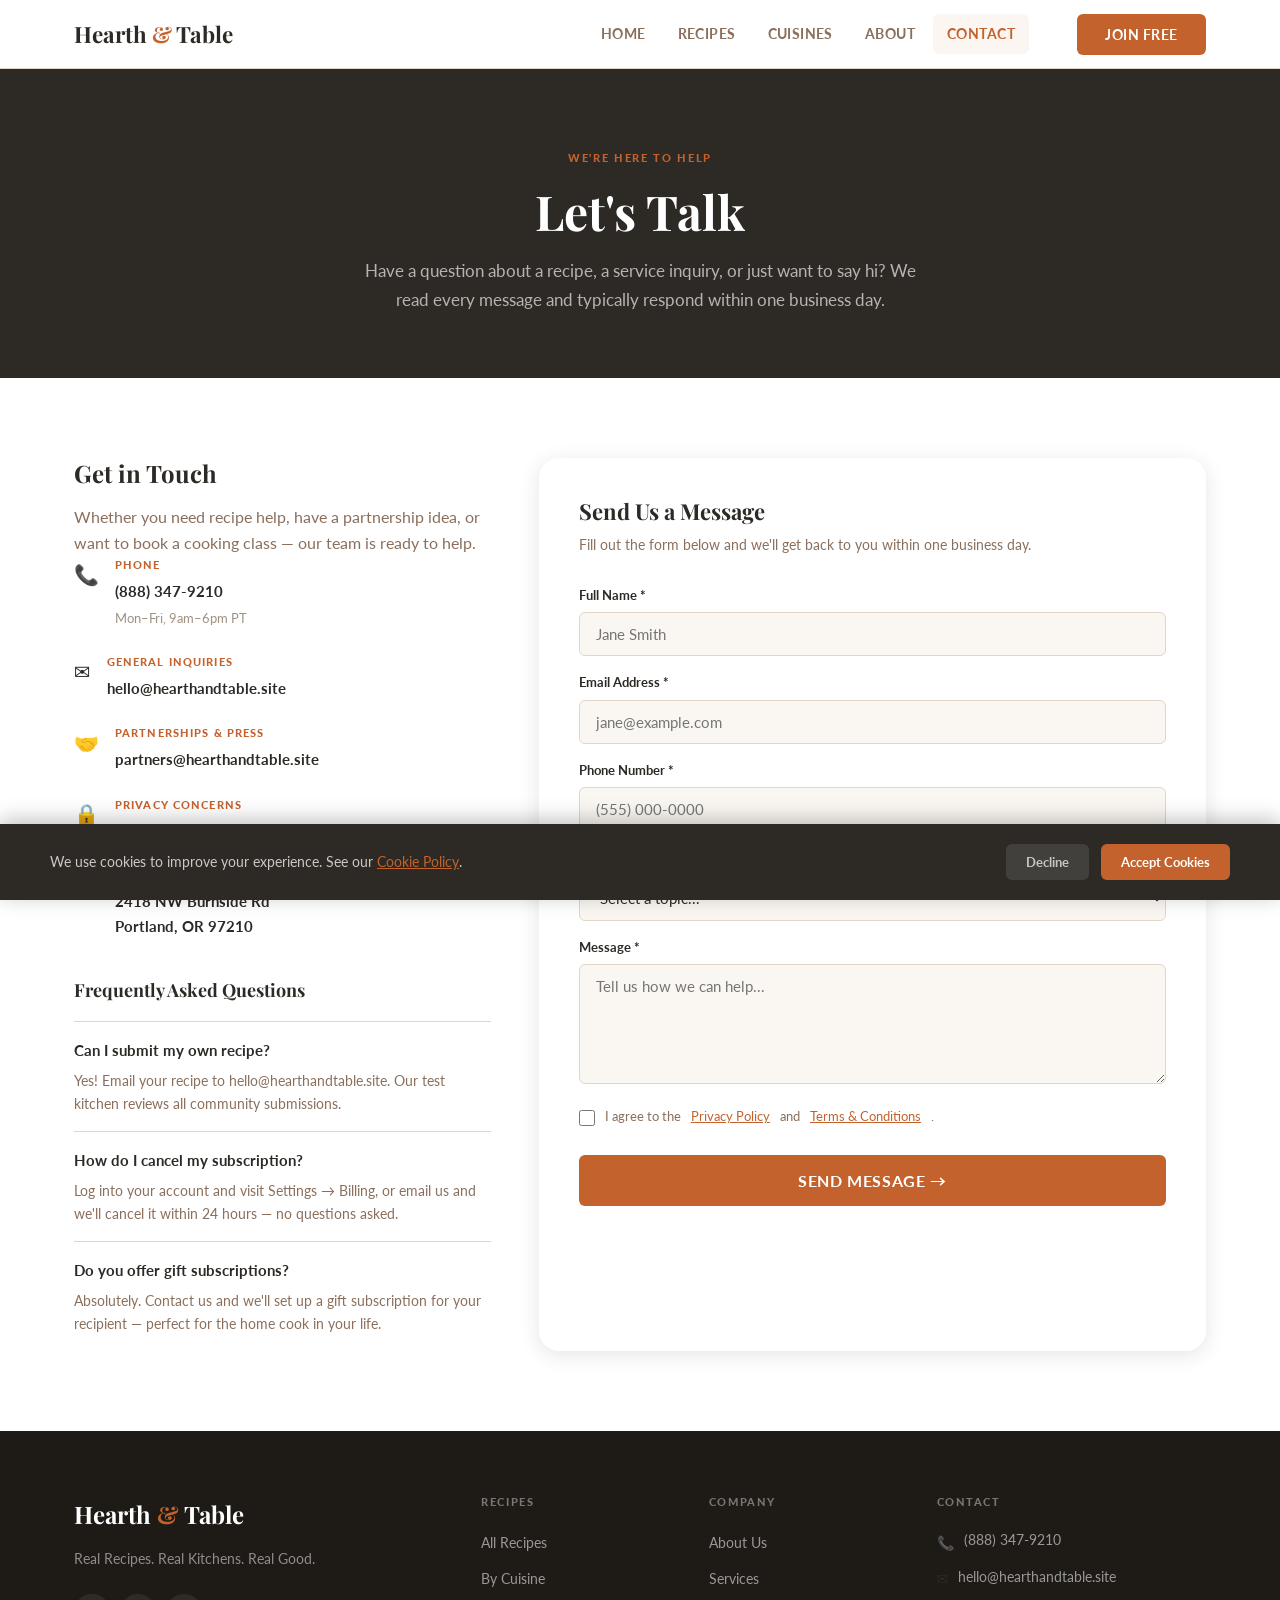
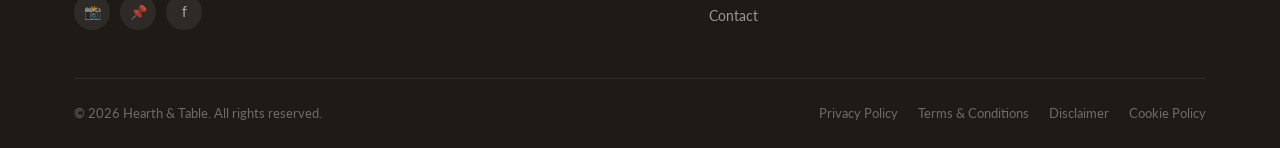
<file: contact.html>
<!DOCTYPE html>
<html lang="en">
<head>
  <meta charset="UTF-8" />
  <meta name="viewport" content="width=device-width, initial-scale=1.0" />
  <title>Contact Us — Hearth & Table</title>
  <meta name="description" content="Get in touch with the Hearth & Table team. We'd love to hear from you — whether it's a recipe question, partnership inquiry, or just to say hello." />
  <link rel="stylesheet" href="css/style.css" />
</head>
<body>

<nav class="nav" id="mainNav">
  <div class="container nav__inner">
    <a href="index.html" class="nav__logo">Hearth <span>&</span> Table</a>
    <div class="nav__links">
      <a href="index.html" class="nav__link" data-page="index.html">Home</a>
      <a href="index.html#recipes" class="nav__link">Recipes</a>
      <a href="index.html#cuisines" class="nav__link">Cuisines</a>
      <a href="about.html" class="nav__link" data-page="about.html">About</a>
      <a href="contact.html" class="nav__link nav__link--active" data-page="contact.html">Contact</a>
    </div>
    <button class="btn btn--terracotta nav__cta" data-modal="lead" data-context="Join Free">Join Free</button>
    <button class="nav__burger" id="navBurger" aria-label="Open menu"><span></span><span></span><span></span></button>
  </div>
</nav>
<div class="nav__mobile" id="mobileNav">
  <button class="nav__mobile-close" id="mobileClose">✕</button>
  <a href="index.html" class="nav__link">Home</a>
  <a href="index.html#recipes" class="nav__link">Recipes</a>
  <a href="index.html#cuisines" class="nav__link">Cuisines</a>
  <a href="about.html" class="nav__link">About</a>
  <a href="contact.html" class="nav__link">Contact</a>
  <button class="btn btn--terracotta" data-modal="lead" data-context="Join Free" style="margin-top:1rem;width:100%;justify-content:center">Join Free</button>
</div>

<section class="page-hero">
  <div class="page-hero__content container">
    <div class="page-hero__eyebrow">We're Here to Help</div>
    <h1 class="page-hero__title">Let's Talk</h1>
    <p class="page-hero__sub">Have a question about a recipe, a service inquiry, or just want to say hi? We read every message and typically respond within one business day.</p>
  </div>
</section>

<section class="section section--white">
  <div class="container">
    <div class="contact-grid">

      <!-- Contact Info -->
      <div class="fade-up">
        <h2 class="contact-info__title">Get in Touch</h2>
        <p>Whether you need recipe help, have a partnership idea, or want to book a cooking class — our team is ready to help.</p>

        <div class="contact-detail">
          <span class="contact-detail__icon">📞</span>
          <div>
            <div class="contact-detail__label">Phone</div>
            <div class="contact-detail__val">(888) 347-9210</div>
            <div style="font-size:0.8125rem;color:var(--muted);margin-top:0.25rem">Mon–Fri, 9am–6pm PT</div>
          </div>
        </div>

        <div class="contact-detail">
          <span class="contact-detail__icon">✉️</span>
          <div>
            <div class="contact-detail__label">General Inquiries</div>
            <div class="contact-detail__val">hello@hearthandtable.site</div>
          </div>
        </div>

        <div class="contact-detail">
          <span class="contact-detail__icon">🤝</span>
          <div>
            <div class="contact-detail__label">Partnerships & Press</div>
            <div class="contact-detail__val">partners@hearthandtable.site</div>
          </div>
        </div>

        <div class="contact-detail">
          <span class="contact-detail__icon">🔒</span>
          <div>
            <div class="contact-detail__label">Privacy Concerns</div>
            <div class="contact-detail__val">privacy@hearthandtable.site</div>
          </div>
        </div>

        <div class="contact-detail">
          <span class="contact-detail__icon">📍</span>
          <div>
            <div class="contact-detail__label">Mailing Address</div>
            <div class="contact-detail__val">2418 NW Burnside Rd<br/>Portland, OR 97210</div>
          </div>
        </div>

        <!-- FAQ -->
        <div style="margin-top:2.5rem">
          <h3 style="font-size:1.125rem;font-weight:700;margin-bottom:1.25rem;color:var(--charcoal)">Frequently Asked Questions</h3>
          <div style="border-top:1px solid var(--border)">
            <div style="padding:1rem 0;border-bottom:1px solid var(--border)">
              <p style="font-weight:700;color:var(--charcoal);margin-bottom:0.375rem;font-size:0.9375rem">Can I submit my own recipe?</p>
              <p style="font-size:0.875rem;margin:0">Yes! Email your recipe to hello@hearthandtable.site. Our test kitchen reviews all community submissions.</p>
            </div>
            <div style="padding:1rem 0;border-bottom:1px solid var(--border)">
              <p style="font-weight:700;color:var(--charcoal);margin-bottom:0.375rem;font-size:0.9375rem">How do I cancel my subscription?</p>
              <p style="font-size:0.875rem;margin:0">Log into your account and visit Settings → Billing, or email us and we'll cancel it within 24 hours — no questions asked.</p>
            </div>
            <div style="padding:1rem 0">
              <p style="font-weight:700;color:var(--charcoal);margin-bottom:0.375rem;font-size:0.9375rem">Do you offer gift subscriptions?</p>
              <p style="font-size:0.875rem;margin:0">Absolutely. Contact us and we'll set up a gift subscription for your recipient — perfect for the home cook in your life.</p>
            </div>
          </div>
        </div>
      </div>

      <!-- Contact Form -->
      <div class="contact-form-card fade-up">
        <h3>Send Us a Message</h3>
        <p>Fill out the form below and we'll get back to you within one business day.</p>
        <form id="contactPageForm" novalidate>
          <div class="form-group"><label for="cpName">Full Name *</label><input type="text" id="cpName" placeholder="Jane Smith" required /></div>
          <div class="form-group"><label for="cpEmail">Email Address *</label><input type="email" id="cpEmail" placeholder="jane@example.com" required /></div>
          <div class="form-group"><label for="cpPhone">Phone Number *</label><input type="tel" id="cpPhone" placeholder="(555) 000-0000" required /></div>
          <div class="form-group">
            <label for="cpSubject">Subject *</label>
            <select id="cpSubject" required>
              <option value="">Select a topic...</option>
              <option>Recipe Question</option>
              <option>Subscription & Billing</option>
              <option>Cooking Classes</option>
              <option>Partnership / Press</option>
              <option>Privacy Request</option>
              <option>Other</option>
            </select>
          </div>
          <div class="form-group"><label for="cpMessage">Message *</label><textarea id="cpMessage" placeholder="Tell us how we can help..." style="min-height:120px" required></textarea></div>
          <label class="form-consent"><input type="checkbox" id="cpConsent" required /> I agree to the <a href="privacy-policy.html" target="_blank">Privacy Policy</a> and <a href="terms-conditions.html" target="_blank">Terms & Conditions</a>.</label>
          <button type="submit" class="btn btn--terracotta btn--lg" style="width:100%;justify-content:center;margin-top:0.5rem">Send Message →</button>
        </form>
        <div id="contactSuccess" style="display:none;text-align:center;padding:2rem 0">
          <div style="font-size:3rem;margin-bottom:1rem">✅</div>
          <h3 style="font-family:var(--font-serif);font-size:1.375rem;margin-bottom:0.5rem">Message Sent!</h3>
          <p>Thank you for reaching out. We'll reply within one business day.</p>
        </div>
      </div>

    </div>
  </div>
</section>

<footer class="footer">
  <div class="container">
    <div class="footer__grid">
      <div>
        <div class="footer__logo-name">Hearth <span>&</span> Table</div>
        <p class="footer__tagline">Real Recipes. Real Kitchens. Real Good.</p>
        <div class="footer__social">
          <a href="#" class="footer__social-link">📸</a>
          <a href="#" class="footer__social-link">📌</a>
          <a href="#" class="footer__social-link">f</a>
        </div>
      </div>
      <div>
        <h4 class="footer__col-title">Recipes</h4>
        <ul class="footer__links">
          <li><a href="index.html#recipes" class="footer__link">All Recipes</a></li>
          <li><a href="index.html#cuisines" class="footer__link">By Cuisine</a></li>
        </ul>
      </div>
      <div>
        <h4 class="footer__col-title">Company</h4>
        <ul class="footer__links">
          <li><a href="about.html" class="footer__link">About Us</a></li>
          <li><a href="services.html" class="footer__link">Services</a></li>
          <li><a href="contact.html" class="footer__link">Contact</a></li>
        </ul>
      </div>
      <div>
        <h4 class="footer__col-title">Contact</h4>
        <div class="footer__contact-item"><span class="footer__contact-icon">📞</span><div class="footer__contact-text">(888) 347-9210</div></div>
        <div class="footer__contact-item"><span class="footer__contact-icon">✉️</span><div class="footer__contact-text">hello@hearthandtable.site</div></div>
      </div>
    </div>
    <div class="footer__bottom">
      <p class="footer__copy">© 2026 Hearth & Table. All rights reserved.</p>
      <div class="footer__legal">
        <a href="privacy-policy.html" class="footer__legal-link">Privacy Policy</a>
        <a href="terms-conditions.html" class="footer__legal-link">Terms & Conditions</a>
        <a href="disclaimer.html" class="footer__legal-link">Disclaimer</a>
        <a href="cookie-policy.html" class="footer__legal-link">Cookie Policy</a>
      </div>
    </div>
  </div>
</footer>

<div class="modal-overlay" id="leadModal">
  <div class="modal">
    <button class="modal__close" id="modalClose">✕</button>
    <div id="formContent">
      <div class="modal__icon">🍳</div>
      <h2 class="modal__title" id="modalTitle">Join Hearth & Table</h2>
      <p class="modal__sub">Get instant access to thousands of tested recipes.</p>
      <form id="leadForm" novalidate>
        <div class="form-group"><label for="formName">Full Name *</label><input type="text" id="formName" placeholder="Jane Smith" required /></div>
        <div class="form-group"><label for="formEmail">Email Address *</label><input type="email" id="formEmail" placeholder="jane@example.com" required /></div>
        <div class="form-group"><label for="formPhone">Phone Number *</label><input type="tel" id="formPhone" placeholder="(555) 000-0000" required /></div>
        <div class="form-group"><label for="formMessage">What kind of recipes interest you?</label><textarea id="formMessage" placeholder="e.g. Quick dinners, healthy meals..."></textarea></div>
        <label class="form-consent"><input type="checkbox" id="formConsent" required /> I agree to the <a href="privacy-policy.html" target="_blank">Privacy Policy</a> and <a href="terms-conditions.html" target="_blank">Terms & Conditions</a>.</label>
        <button type="submit" class="btn btn--terracotta btn--lg form-submit">Get Free Access →</button>
      </form>
    </div>
    <div class="success-message" id="successMessage">
      <div class="success-message__icon">🎉</div>
      <h3 class="success-message__title">Welcome to Hearth & Table!</h3>
      <p class="success-message__text">You're all set. Enjoy unlimited recipe access.</p>
    </div>
  </div>
</div>
<div class="cookie-banner" id="cookieBanner">
  <div class="cookie-banner__inner">
    <p class="cookie-banner__text">We use cookies to improve your experience. See our <a href="cookie-policy.html">Cookie Policy</a>.</p>
    <div class="cookie-banner__actions">
      <button class="cookie-btn cookie-btn--decline" id="cookieDecline">Decline</button>
      <button class="cookie-btn cookie-btn--accept" id="cookieAccept">Accept Cookies</button>
    </div>
  </div>
</div>

<script src="js/script.js"></script>
<script>
  // Contact page form handler
  document.getElementById('contactPageForm')?.addEventListener('submit', function(e) {
    e.preventDefault();
    const consent = document.getElementById('cpConsent');
    if (!consent.checked) { consent.setCustomValidity('Please agree to continue.'); consent.reportValidity(); return; }
    consent.setCustomValidity('');
    this.style.display = 'none';
    document.getElementById('contactSuccess').style.display = 'block';
  });
</script>
</body>
</html>
</file>
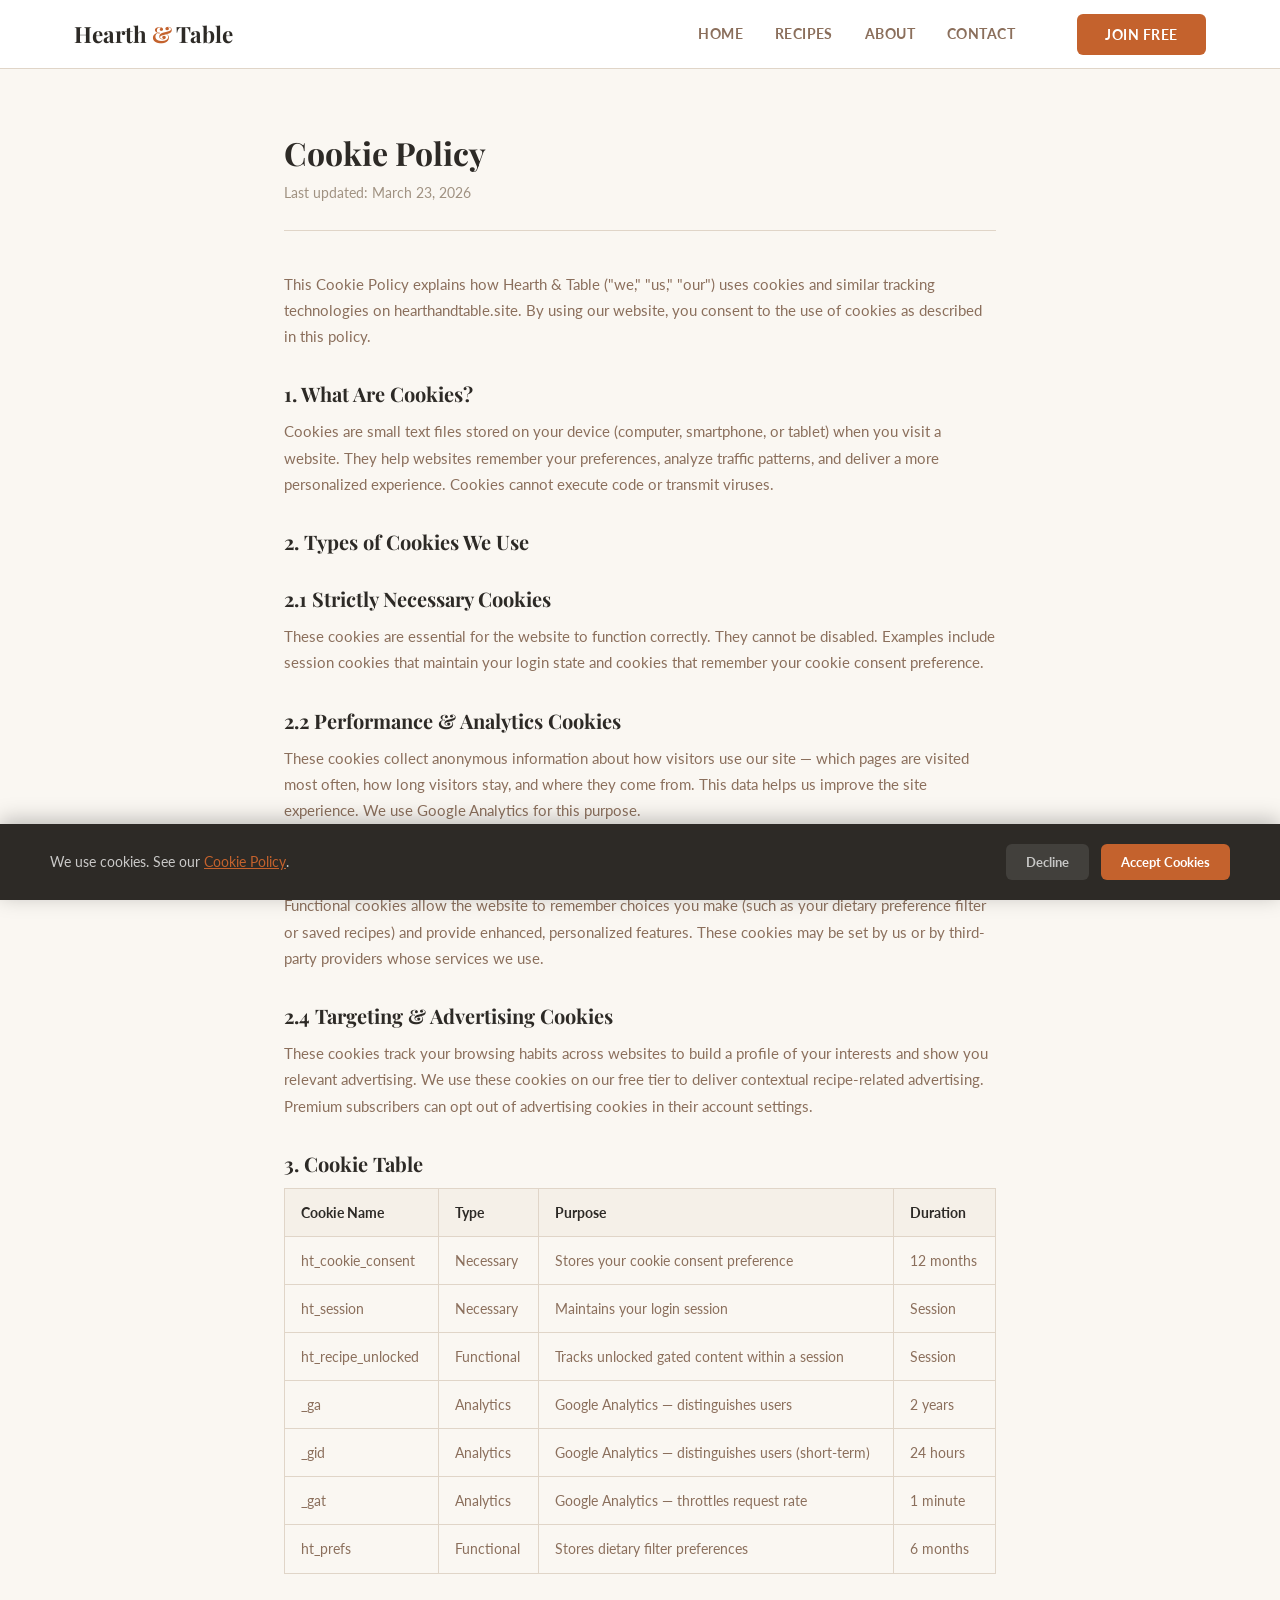
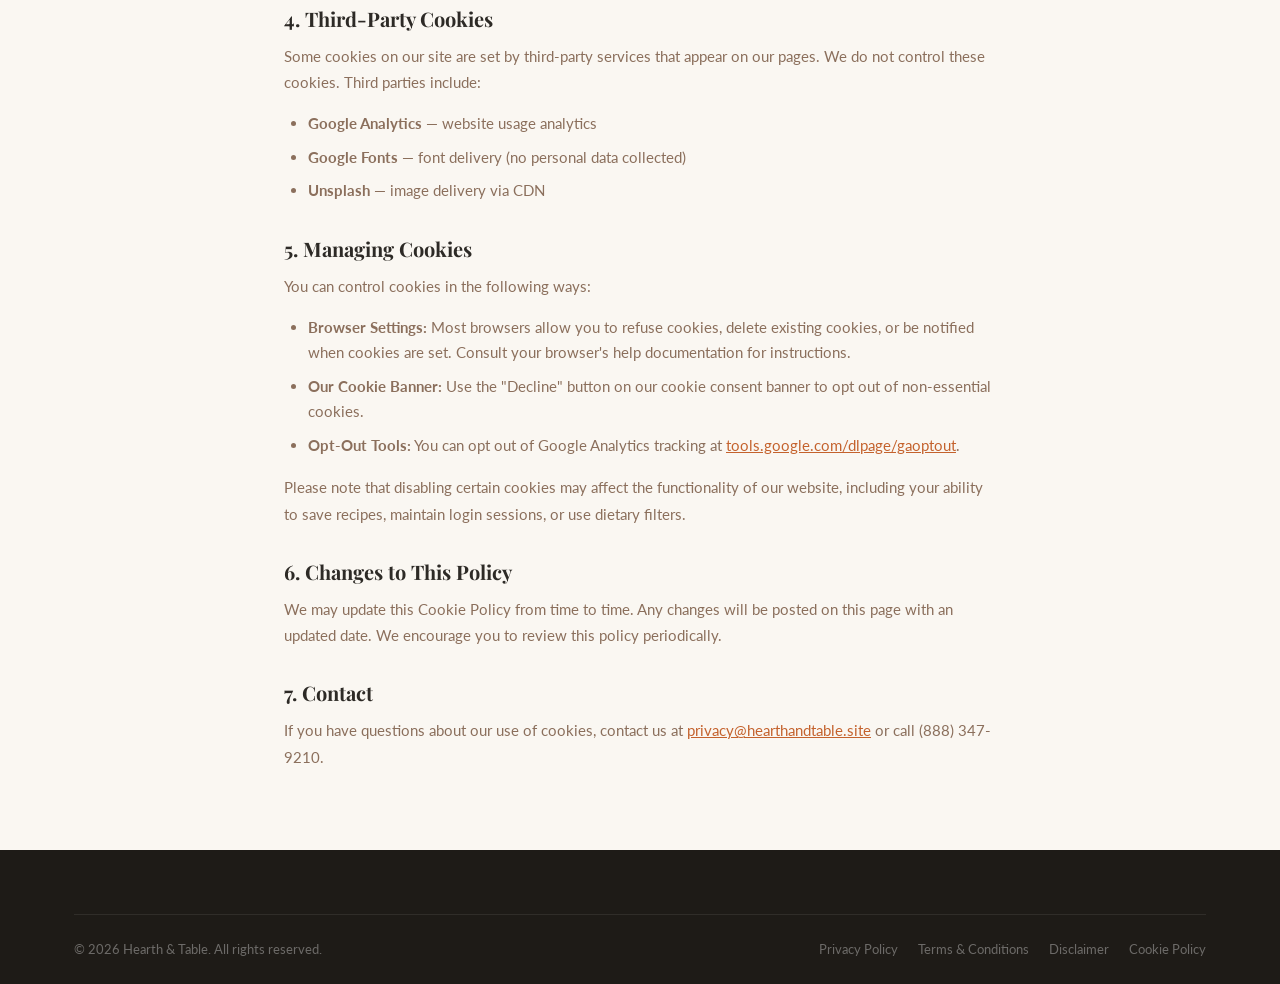
<file: cookie-policy.html>
<!DOCTYPE html>
<html lang="en">
<head>
  <meta charset="UTF-8" />
  <meta name="viewport" content="width=device-width, initial-scale=1.0" />
  <title>Cookie Policy — Hearth & Table</title>
  <link rel="stylesheet" href="css/style.css" />
</head>
<body>
<nav class="nav" id="mainNav">
  <div class="container nav__inner">
    <a href="index.html" class="nav__logo">Hearth <span>&</span> Table</a>
    <div class="nav__links">
      <a href="index.html" class="nav__link" data-page="index.html">Home</a>
      <a href="index.html#recipes" class="nav__link">Recipes</a>
      <a href="about.html" class="nav__link" data-page="about.html">About</a>
      <a href="contact.html" class="nav__link" data-page="contact.html">Contact</a>
    </div>
    <button class="btn btn--terracotta nav__cta" data-modal="lead" data-context="Join Free">Join Free</button>
    <button class="nav__burger" id="navBurger" aria-label="Open menu"><span></span><span></span><span></span></button>
  </div>
</nav>
<div class="nav__mobile" id="mobileNav">
  <button class="nav__mobile-close" id="mobileClose">✕</button>
  <a href="index.html" class="nav__link">Home</a>
  <a href="about.html" class="nav__link">About</a>
  <a href="contact.html" class="nav__link">Contact</a>
</div>

<div class="legal-content">
  <h1>Cookie Policy</h1>
  <p class="last-updated">Last updated: March 23, 2026</p>

  <p>This Cookie Policy explains how Hearth & Table ("we," "us," "our") uses cookies and similar tracking technologies on hearthandtable.site. By using our website, you consent to the use of cookies as described in this policy.</p>

  <h2>1. What Are Cookies?</h2>
  <p>Cookies are small text files stored on your device (computer, smartphone, or tablet) when you visit a website. They help websites remember your preferences, analyze traffic patterns, and deliver a more personalized experience. Cookies cannot execute code or transmit viruses.</p>

  <h2>2. Types of Cookies We Use</h2>

  <h2>2.1 Strictly Necessary Cookies</h2>
  <p>These cookies are essential for the website to function correctly. They cannot be disabled. Examples include session cookies that maintain your login state and cookies that remember your cookie consent preference.</p>

  <h2>2.2 Performance & Analytics Cookies</h2>
  <p>These cookies collect anonymous information about how visitors use our site — which pages are visited most often, how long visitors stay, and where they come from. This data helps us improve the site experience. We use Google Analytics for this purpose.</p>

  <h2>2.3 Functional Cookies</h2>
  <p>Functional cookies allow the website to remember choices you make (such as your dietary preference filter or saved recipes) and provide enhanced, personalized features. These cookies may be set by us or by third-party providers whose services we use.</p>

  <h2>2.4 Targeting & Advertising Cookies</h2>
  <p>These cookies track your browsing habits across websites to build a profile of your interests and show you relevant advertising. We use these cookies on our free tier to deliver contextual recipe-related advertising. Premium subscribers can opt out of advertising cookies in their account settings.</p>

  <h2>3. Cookie Table</h2>
  <table>
    <thead>
      <tr><th>Cookie Name</th><th>Type</th><th>Purpose</th><th>Duration</th></tr>
    </thead>
    <tbody>
      <tr><td>ht_cookie_consent</td><td>Necessary</td><td>Stores your cookie consent preference</td><td>12 months</td></tr>
      <tr><td>ht_session</td><td>Necessary</td><td>Maintains your login session</td><td>Session</td></tr>
      <tr><td>ht_recipe_unlocked</td><td>Functional</td><td>Tracks unlocked gated content within a session</td><td>Session</td></tr>
      <tr><td>_ga</td><td>Analytics</td><td>Google Analytics — distinguishes users</td><td>2 years</td></tr>
      <tr><td>_gid</td><td>Analytics</td><td>Google Analytics — distinguishes users (short-term)</td><td>24 hours</td></tr>
      <tr><td>_gat</td><td>Analytics</td><td>Google Analytics — throttles request rate</td><td>1 minute</td></tr>
      <tr><td>ht_prefs</td><td>Functional</td><td>Stores dietary filter preferences</td><td>6 months</td></tr>
    </tbody>
  </table>

  <h2>4. Third-Party Cookies</h2>
  <p>Some cookies on our site are set by third-party services that appear on our pages. We do not control these cookies. Third parties include:</p>
  <ul>
    <li><strong>Google Analytics</strong> — website usage analytics</li>
    <li><strong>Google Fonts</strong> — font delivery (no personal data collected)</li>
    <li><strong>Unsplash</strong> — image delivery via CDN</li>
  </ul>

  <h2>5. Managing Cookies</h2>
  <p>You can control cookies in the following ways:</p>
  <ul>
    <li><strong>Browser Settings:</strong> Most browsers allow you to refuse cookies, delete existing cookies, or be notified when cookies are set. Consult your browser's help documentation for instructions.</li>
    <li><strong>Our Cookie Banner:</strong> Use the "Decline" button on our cookie consent banner to opt out of non-essential cookies.</li>
    <li><strong>Opt-Out Tools:</strong> You can opt out of Google Analytics tracking at <a href="https://tools.google.com/dlpage/gaoptout" target="_blank" rel="noopener">tools.google.com/dlpage/gaoptout</a>.</li>
  </ul>
  <p>Please note that disabling certain cookies may affect the functionality of our website, including your ability to save recipes, maintain login sessions, or use dietary filters.</p>

  <h2>6. Changes to This Policy</h2>
  <p>We may update this Cookie Policy from time to time. Any changes will be posted on this page with an updated date. We encourage you to review this policy periodically.</p>

  <h2>7. Contact</h2>
  <p>If you have questions about our use of cookies, contact us at <a href="mailto:privacy@hearthandtable.site">privacy@hearthandtable.site</a> or call (888) 347-9210.</p>
</div>

<footer class="footer">
  <div class="container">
    <div class="footer__bottom" style="border-top:1px solid rgba(255,255,255,0.08);padding-top:1.5rem">
      <p class="footer__copy">© 2026 Hearth & Table. All rights reserved.</p>
      <div class="footer__legal">
        <a href="privacy-policy.html" class="footer__legal-link">Privacy Policy</a>
        <a href="terms-conditions.html" class="footer__legal-link">Terms & Conditions</a>
        <a href="disclaimer.html" class="footer__legal-link">Disclaimer</a>
        <a href="cookie-policy.html" class="footer__legal-link">Cookie Policy</a>
      </div>
    </div>
  </div>
</footer>
<div class="modal-overlay" id="leadModal"><div class="modal"><button class="modal__close" id="modalClose">✕</button><div id="formContent"><div class="modal__icon">🍳</div><h2 class="modal__title" id="modalTitle">Join Hearth & Table</h2><p class="modal__sub">Get instant access to thousands of tested recipes.</p><form id="leadForm" novalidate><div class="form-group"><label for="formName">Full Name *</label><input type="text" id="formName" placeholder="Jane Smith" required /></div><div class="form-group"><label for="formEmail">Email Address *</label><input type="email" id="formEmail" placeholder="jane@example.com" required /></div><div class="form-group"><label for="formPhone">Phone Number *</label><input type="tel" id="formPhone" placeholder="(555) 000-0000" required /></div><div class="form-group"><label for="formMessage">Message</label><textarea id="formMessage" placeholder="Any questions?"></textarea></div><label class="form-consent"><input type="checkbox" id="formConsent" required /> I agree to the <a href="privacy-policy.html" target="_blank">Privacy Policy</a> and <a href="terms-conditions.html" target="_blank">Terms & Conditions</a>.</label><button type="submit" class="btn btn--terracotta btn--lg form-submit">Get Free Access →</button></form></div><div class="success-message" id="successMessage"><div class="success-message__icon">🎉</div><h3 class="success-message__title">Welcome!</h3><p class="success-message__text">You're all set.</p></div></div></div>
<div class="cookie-banner" id="cookieBanner"><div class="cookie-banner__inner"><p class="cookie-banner__text">We use cookies. See our <a href="cookie-policy.html">Cookie Policy</a>.</p><div class="cookie-banner__actions"><button class="cookie-btn cookie-btn--decline" id="cookieDecline">Decline</button><button class="cookie-btn cookie-btn--accept" id="cookieAccept">Accept Cookies</button></div></div></div>
<script src="js/script.js"></script>
</body>
</html>
</file>
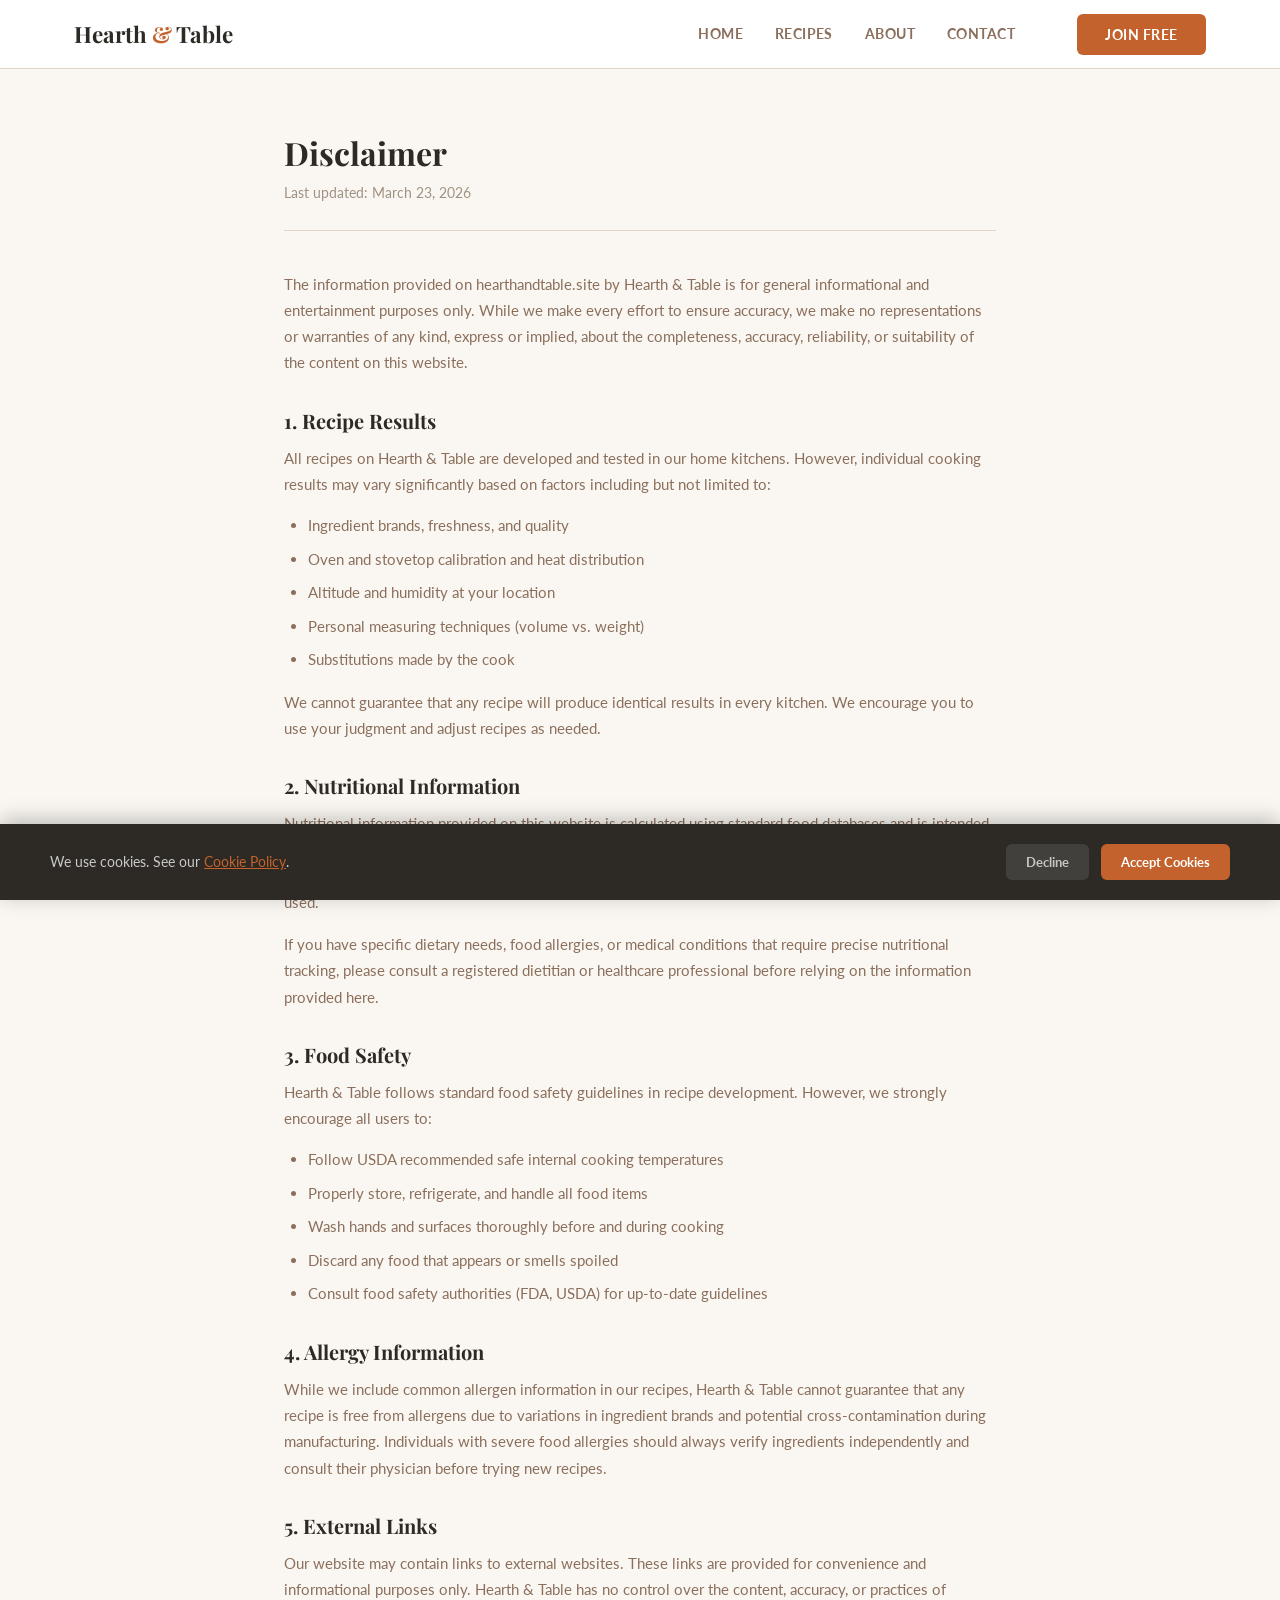
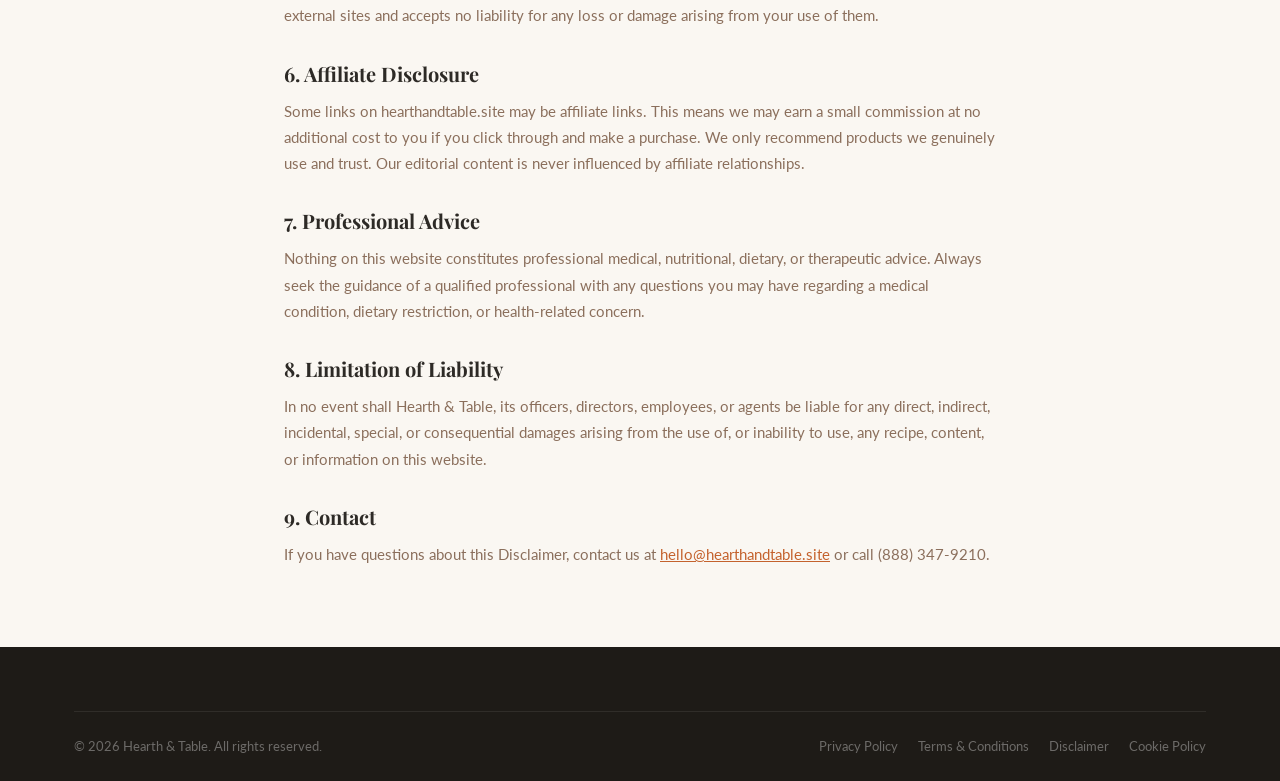
<file: disclaimer.html>
<!DOCTYPE html>
<html lang="en">
<head>
  <meta charset="UTF-8" />
  <meta name="viewport" content="width=device-width, initial-scale=1.0" />
  <title>Disclaimer — Hearth & Table</title>
  <link rel="stylesheet" href="css/style.css" />
</head>
<body>
<nav class="nav" id="mainNav">
  <div class="container nav__inner">
    <a href="index.html" class="nav__logo">Hearth <span>&</span> Table</a>
    <div class="nav__links">
      <a href="index.html" class="nav__link" data-page="index.html">Home</a>
      <a href="index.html#recipes" class="nav__link">Recipes</a>
      <a href="about.html" class="nav__link" data-page="about.html">About</a>
      <a href="contact.html" class="nav__link" data-page="contact.html">Contact</a>
    </div>
    <button class="btn btn--terracotta nav__cta" data-modal="lead" data-context="Join Free">Join Free</button>
    <button class="nav__burger" id="navBurger" aria-label="Open menu"><span></span><span></span><span></span></button>
  </div>
</nav>
<div class="nav__mobile" id="mobileNav">
  <button class="nav__mobile-close" id="mobileClose">✕</button>
  <a href="index.html" class="nav__link">Home</a>
  <a href="about.html" class="nav__link">About</a>
  <a href="contact.html" class="nav__link">Contact</a>
</div>

<div class="legal-content">
  <h1>Disclaimer</h1>
  <p class="last-updated">Last updated: March 23, 2026</p>

  <p>The information provided on hearthandtable.site by Hearth & Table is for general informational and entertainment purposes only. While we make every effort to ensure accuracy, we make no representations or warranties of any kind, express or implied, about the completeness, accuracy, reliability, or suitability of the content on this website.</p>

  <h2>1. Recipe Results</h2>
  <p>All recipes on Hearth & Table are developed and tested in our home kitchens. However, individual cooking results may vary significantly based on factors including but not limited to:</p>
  <ul>
    <li>Ingredient brands, freshness, and quality</li>
    <li>Oven and stovetop calibration and heat distribution</li>
    <li>Altitude and humidity at your location</li>
    <li>Personal measuring techniques (volume vs. weight)</li>
    <li>Substitutions made by the cook</li>
  </ul>
  <p>We cannot guarantee that any recipe will produce identical results in every kitchen. We encourage you to use your judgment and adjust recipes as needed.</p>

  <h2>2. Nutritional Information</h2>
  <p>Nutritional information provided on this website is calculated using standard food databases and is intended as a general estimate only. These figures should not be used as a substitute for professional nutritional advice. Actual nutritional content may vary based on specific ingredients, brands, and preparation methods used.</p>
  <p>If you have specific dietary needs, food allergies, or medical conditions that require precise nutritional tracking, please consult a registered dietitian or healthcare professional before relying on the information provided here.</p>

  <h2>3. Food Safety</h2>
  <p>Hearth & Table follows standard food safety guidelines in recipe development. However, we strongly encourage all users to:</p>
  <ul>
    <li>Follow USDA recommended safe internal cooking temperatures</li>
    <li>Properly store, refrigerate, and handle all food items</li>
    <li>Wash hands and surfaces thoroughly before and during cooking</li>
    <li>Discard any food that appears or smells spoiled</li>
    <li>Consult food safety authorities (FDA, USDA) for up-to-date guidelines</li>
  </ul>

  <h2>4. Allergy Information</h2>
  <p>While we include common allergen information in our recipes, Hearth & Table cannot guarantee that any recipe is free from allergens due to variations in ingredient brands and potential cross-contamination during manufacturing. Individuals with severe food allergies should always verify ingredients independently and consult their physician before trying new recipes.</p>

  <h2>5. External Links</h2>
  <p>Our website may contain links to external websites. These links are provided for convenience and informational purposes only. Hearth & Table has no control over the content, accuracy, or practices of external sites and accepts no liability for any loss or damage arising from your use of them.</p>

  <h2>6. Affiliate Disclosure</h2>
  <p>Some links on hearthandtable.site may be affiliate links. This means we may earn a small commission at no additional cost to you if you click through and make a purchase. We only recommend products we genuinely use and trust. Our editorial content is never influenced by affiliate relationships.</p>

  <h2>7. Professional Advice</h2>
  <p>Nothing on this website constitutes professional medical, nutritional, dietary, or therapeutic advice. Always seek the guidance of a qualified professional with any questions you may have regarding a medical condition, dietary restriction, or health-related concern.</p>

  <h2>8. Limitation of Liability</h2>
  <p>In no event shall Hearth & Table, its officers, directors, employees, or agents be liable for any direct, indirect, incidental, special, or consequential damages arising from the use of, or inability to use, any recipe, content, or information on this website.</p>

  <h2>9. Contact</h2>
  <p>If you have questions about this Disclaimer, contact us at <a href="mailto:hello@hearthandtable.site">hello@hearthandtable.site</a> or call (888) 347-9210.</p>
</div>

<footer class="footer">
  <div class="container">
    <div class="footer__bottom" style="border-top:1px solid rgba(255,255,255,0.08);padding-top:1.5rem">
      <p class="footer__copy">© 2026 Hearth & Table. All rights reserved.</p>
      <div class="footer__legal">
        <a href="privacy-policy.html" class="footer__legal-link">Privacy Policy</a>
        <a href="terms-conditions.html" class="footer__legal-link">Terms & Conditions</a>
        <a href="disclaimer.html" class="footer__legal-link">Disclaimer</a>
        <a href="cookie-policy.html" class="footer__legal-link">Cookie Policy</a>
      </div>
    </div>
  </div>
</footer>
<div class="modal-overlay" id="leadModal"><div class="modal"><button class="modal__close" id="modalClose">✕</button><div id="formContent"><div class="modal__icon">🍳</div><h2 class="modal__title" id="modalTitle">Join Hearth & Table</h2><p class="modal__sub">Get instant access to thousands of tested recipes.</p><form id="leadForm" novalidate><div class="form-group"><label for="formName">Full Name *</label><input type="text" id="formName" placeholder="Jane Smith" required /></div><div class="form-group"><label for="formEmail">Email Address *</label><input type="email" id="formEmail" placeholder="jane@example.com" required /></div><div class="form-group"><label for="formPhone">Phone Number *</label><input type="tel" id="formPhone" placeholder="(555) 000-0000" required /></div><div class="form-group"><label for="formMessage">Message</label><textarea id="formMessage" placeholder="Any questions?"></textarea></div><label class="form-consent"><input type="checkbox" id="formConsent" required /> I agree to the <a href="privacy-policy.html" target="_blank">Privacy Policy</a> and <a href="terms-conditions.html" target="_blank">Terms & Conditions</a>.</label><button type="submit" class="btn btn--terracotta btn--lg form-submit">Get Free Access →</button></form></div><div class="success-message" id="successMessage"><div class="success-message__icon">🎉</div><h3 class="success-message__title">Welcome!</h3><p class="success-message__text">You're all set.</p></div></div></div>
<div class="cookie-banner" id="cookieBanner"><div class="cookie-banner__inner"><p class="cookie-banner__text">We use cookies. See our <a href="cookie-policy.html">Cookie Policy</a>.</p><div class="cookie-banner__actions"><button class="cookie-btn cookie-btn--decline" id="cookieDecline">Decline</button><button class="cookie-btn cookie-btn--accept" id="cookieAccept">Accept Cookies</button></div></div></div>
<script src="js/script.js"></script>
</body>
</html>
</file>
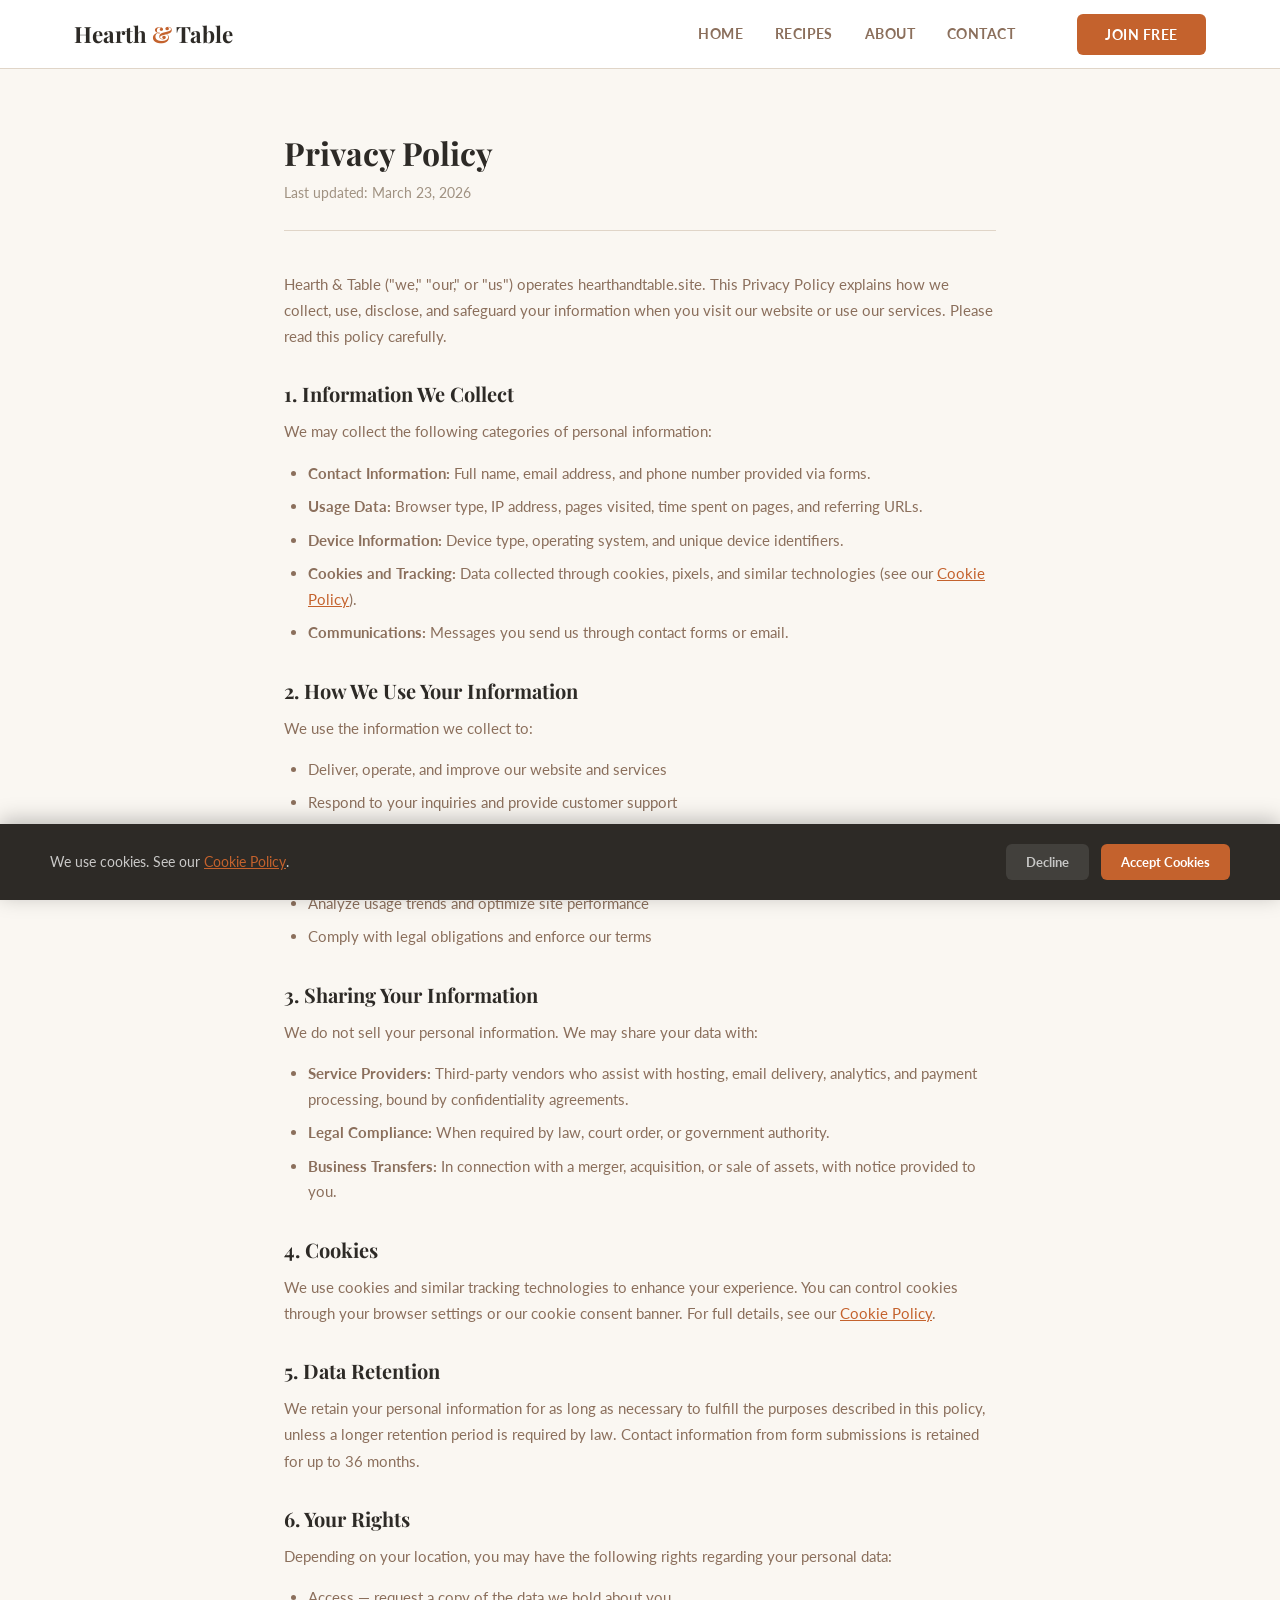
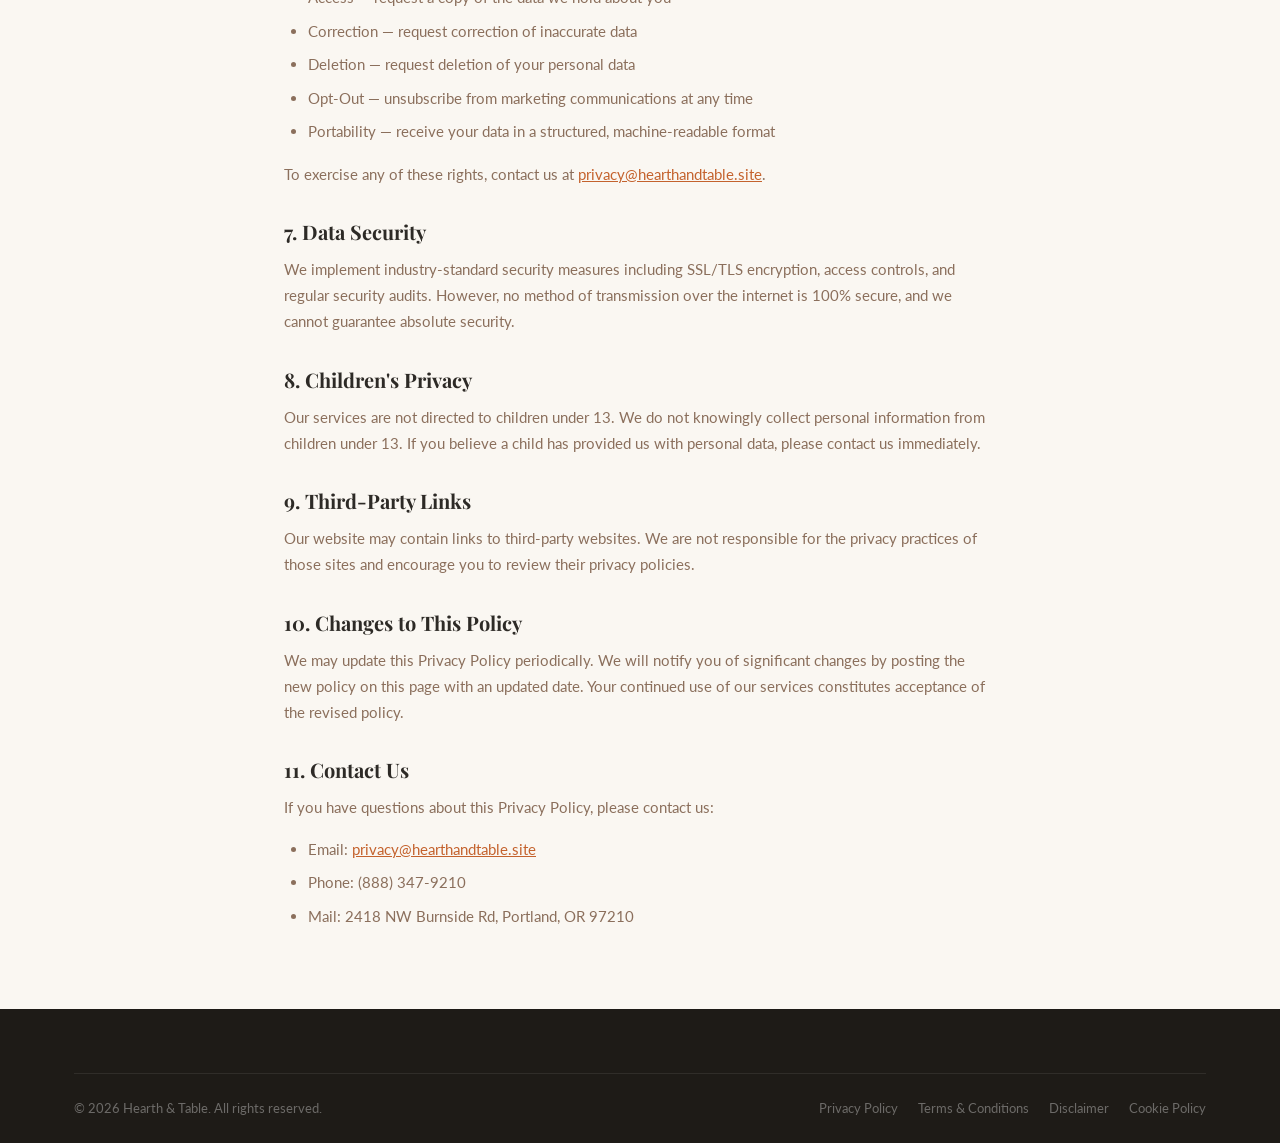
<file: privacy-policy.html>
<!DOCTYPE html>
<html lang="en">
<head>
  <meta charset="UTF-8" />
  <meta name="viewport" content="width=device-width, initial-scale=1.0" />
  <title>Privacy Policy — Hearth & Table</title>
  <link rel="stylesheet" href="css/style.css" />
</head>
<body>
<nav class="nav" id="mainNav">
  <div class="container nav__inner">
    <a href="index.html" class="nav__logo">Hearth <span>&</span> Table</a>
    <div class="nav__links">
      <a href="index.html" class="nav__link" data-page="index.html">Home</a>
      <a href="index.html#recipes" class="nav__link">Recipes</a>
      <a href="about.html" class="nav__link" data-page="about.html">About</a>
      <a href="contact.html" class="nav__link" data-page="contact.html">Contact</a>
    </div>
    <button class="btn btn--terracotta nav__cta" data-modal="lead" data-context="Join Free">Join Free</button>
    <button class="nav__burger" id="navBurger" aria-label="Open menu"><span></span><span></span><span></span></button>
  </div>
</nav>
<div class="nav__mobile" id="mobileNav">
  <button class="nav__mobile-close" id="mobileClose">✕</button>
  <a href="index.html" class="nav__link">Home</a>
  <a href="about.html" class="nav__link">About</a>
  <a href="contact.html" class="nav__link">Contact</a>
</div>

<div class="legal-content">
  <h1>Privacy Policy</h1>
  <p class="last-updated">Last updated: March 23, 2026</p>

  <p>Hearth & Table ("we," "our," or "us") operates hearthandtable.site. This Privacy Policy explains how we collect, use, disclose, and safeguard your information when you visit our website or use our services. Please read this policy carefully.</p>

  <h2>1. Information We Collect</h2>
  <p>We may collect the following categories of personal information:</p>
  <ul>
    <li><strong>Contact Information:</strong> Full name, email address, and phone number provided via forms.</li>
    <li><strong>Usage Data:</strong> Browser type, IP address, pages visited, time spent on pages, and referring URLs.</li>
    <li><strong>Device Information:</strong> Device type, operating system, and unique device identifiers.</li>
    <li><strong>Cookies and Tracking:</strong> Data collected through cookies, pixels, and similar technologies (see our <a href="cookie-policy.html">Cookie Policy</a>).</li>
    <li><strong>Communications:</strong> Messages you send us through contact forms or email.</li>
  </ul>

  <h2>2. How We Use Your Information</h2>
  <p>We use the information we collect to:</p>
  <ul>
    <li>Deliver, operate, and improve our website and services</li>
    <li>Respond to your inquiries and provide customer support</li>
    <li>Send you recipe newsletters, promotional content, and service updates (with your consent)</li>
    <li>Personalize your experience and recipe recommendations</li>
    <li>Analyze usage trends and optimize site performance</li>
    <li>Comply with legal obligations and enforce our terms</li>
  </ul>

  <h2>3. Sharing Your Information</h2>
  <p>We do not sell your personal information. We may share your data with:</p>
  <ul>
    <li><strong>Service Providers:</strong> Third-party vendors who assist with hosting, email delivery, analytics, and payment processing, bound by confidentiality agreements.</li>
    <li><strong>Legal Compliance:</strong> When required by law, court order, or government authority.</li>
    <li><strong>Business Transfers:</strong> In connection with a merger, acquisition, or sale of assets, with notice provided to you.</li>
  </ul>

  <h2>4. Cookies</h2>
  <p>We use cookies and similar tracking technologies to enhance your experience. You can control cookies through your browser settings or our cookie consent banner. For full details, see our <a href="cookie-policy.html">Cookie Policy</a>.</p>

  <h2>5. Data Retention</h2>
  <p>We retain your personal information for as long as necessary to fulfill the purposes described in this policy, unless a longer retention period is required by law. Contact information from form submissions is retained for up to 36 months.</p>

  <h2>6. Your Rights</h2>
  <p>Depending on your location, you may have the following rights regarding your personal data:</p>
  <ul>
    <li>Access — request a copy of the data we hold about you</li>
    <li>Correction — request correction of inaccurate data</li>
    <li>Deletion — request deletion of your personal data</li>
    <li>Opt-Out — unsubscribe from marketing communications at any time</li>
    <li>Portability — receive your data in a structured, machine-readable format</li>
  </ul>
  <p>To exercise any of these rights, contact us at <a href="mailto:privacy@hearthandtable.site">privacy@hearthandtable.site</a>.</p>

  <h2>7. Data Security</h2>
  <p>We implement industry-standard security measures including SSL/TLS encryption, access controls, and regular security audits. However, no method of transmission over the internet is 100% secure, and we cannot guarantee absolute security.</p>

  <h2>8. Children's Privacy</h2>
  <p>Our services are not directed to children under 13. We do not knowingly collect personal information from children under 13. If you believe a child has provided us with personal data, please contact us immediately.</p>

  <h2>9. Third-Party Links</h2>
  <p>Our website may contain links to third-party websites. We are not responsible for the privacy practices of those sites and encourage you to review their privacy policies.</p>

  <h2>10. Changes to This Policy</h2>
  <p>We may update this Privacy Policy periodically. We will notify you of significant changes by posting the new policy on this page with an updated date. Your continued use of our services constitutes acceptance of the revised policy.</p>

  <h2>11. Contact Us</h2>
  <p>If you have questions about this Privacy Policy, please contact us:</p>
  <ul>
    <li>Email: <a href="mailto:privacy@hearthandtable.site">privacy@hearthandtable.site</a></li>
    <li>Phone: (888) 347-9210</li>
    <li>Mail: 2418 NW Burnside Rd, Portland, OR 97210</li>
  </ul>
</div>

<footer class="footer">
  <div class="container">
    <div class="footer__bottom" style="border-top:1px solid rgba(255,255,255,0.08);padding-top:1.5rem">
      <p class="footer__copy">© 2026 Hearth & Table. All rights reserved.</p>
      <div class="footer__legal">
        <a href="privacy-policy.html" class="footer__legal-link">Privacy Policy</a>
        <a href="terms-conditions.html" class="footer__legal-link">Terms & Conditions</a>
        <a href="disclaimer.html" class="footer__legal-link">Disclaimer</a>
        <a href="cookie-policy.html" class="footer__legal-link">Cookie Policy</a>
      </div>
    </div>
  </div>
</footer>

<div class="modal-overlay" id="leadModal">
  <div class="modal">
    <button class="modal__close" id="modalClose">✕</button>
    <div id="formContent">
      <div class="modal__icon">🍳</div>
      <h2 class="modal__title" id="modalTitle">Join Hearth & Table</h2>
      <p class="modal__sub">Get instant access to thousands of tested recipes.</p>
      <form id="leadForm" novalidate>
        <div class="form-group"><label for="formName">Full Name *</label><input type="text" id="formName" placeholder="Jane Smith" required /></div>
        <div class="form-group"><label for="formEmail">Email Address *</label><input type="email" id="formEmail" placeholder="jane@example.com" required /></div>
        <div class="form-group"><label for="formPhone">Phone Number *</label><input type="tel" id="formPhone" placeholder="(555) 000-0000" required /></div>
        <div class="form-group"><label for="formMessage">Message</label><textarea id="formMessage" placeholder="Any questions?"></textarea></div>
        <label class="form-consent"><input type="checkbox" id="formConsent" required /> I agree to the <a href="privacy-policy.html" target="_blank">Privacy Policy</a> and <a href="terms-conditions.html" target="_blank">Terms & Conditions</a>.</label>
        <button type="submit" class="btn btn--terracotta btn--lg form-submit">Get Free Access →</button>
      </form>
    </div>
    <div class="success-message" id="successMessage">
      <div class="success-message__icon">🎉</div>
      <h3 class="success-message__title">Welcome!</h3>
      <p class="success-message__text">You're all set. Enjoy unlimited recipe access.</p>
    </div>
  </div>
</div>
<div class="cookie-banner" id="cookieBanner">
  <div class="cookie-banner__inner">
    <p class="cookie-banner__text">We use cookies. See our <a href="cookie-policy.html">Cookie Policy</a>.</p>
    <div class="cookie-banner__actions">
      <button class="cookie-btn cookie-btn--decline" id="cookieDecline">Decline</button>
      <button class="cookie-btn cookie-btn--accept" id="cookieAccept">Accept Cookies</button>
    </div>
  </div>
</div>
<script src="js/script.js"></script>
</body>
</html>
</file>
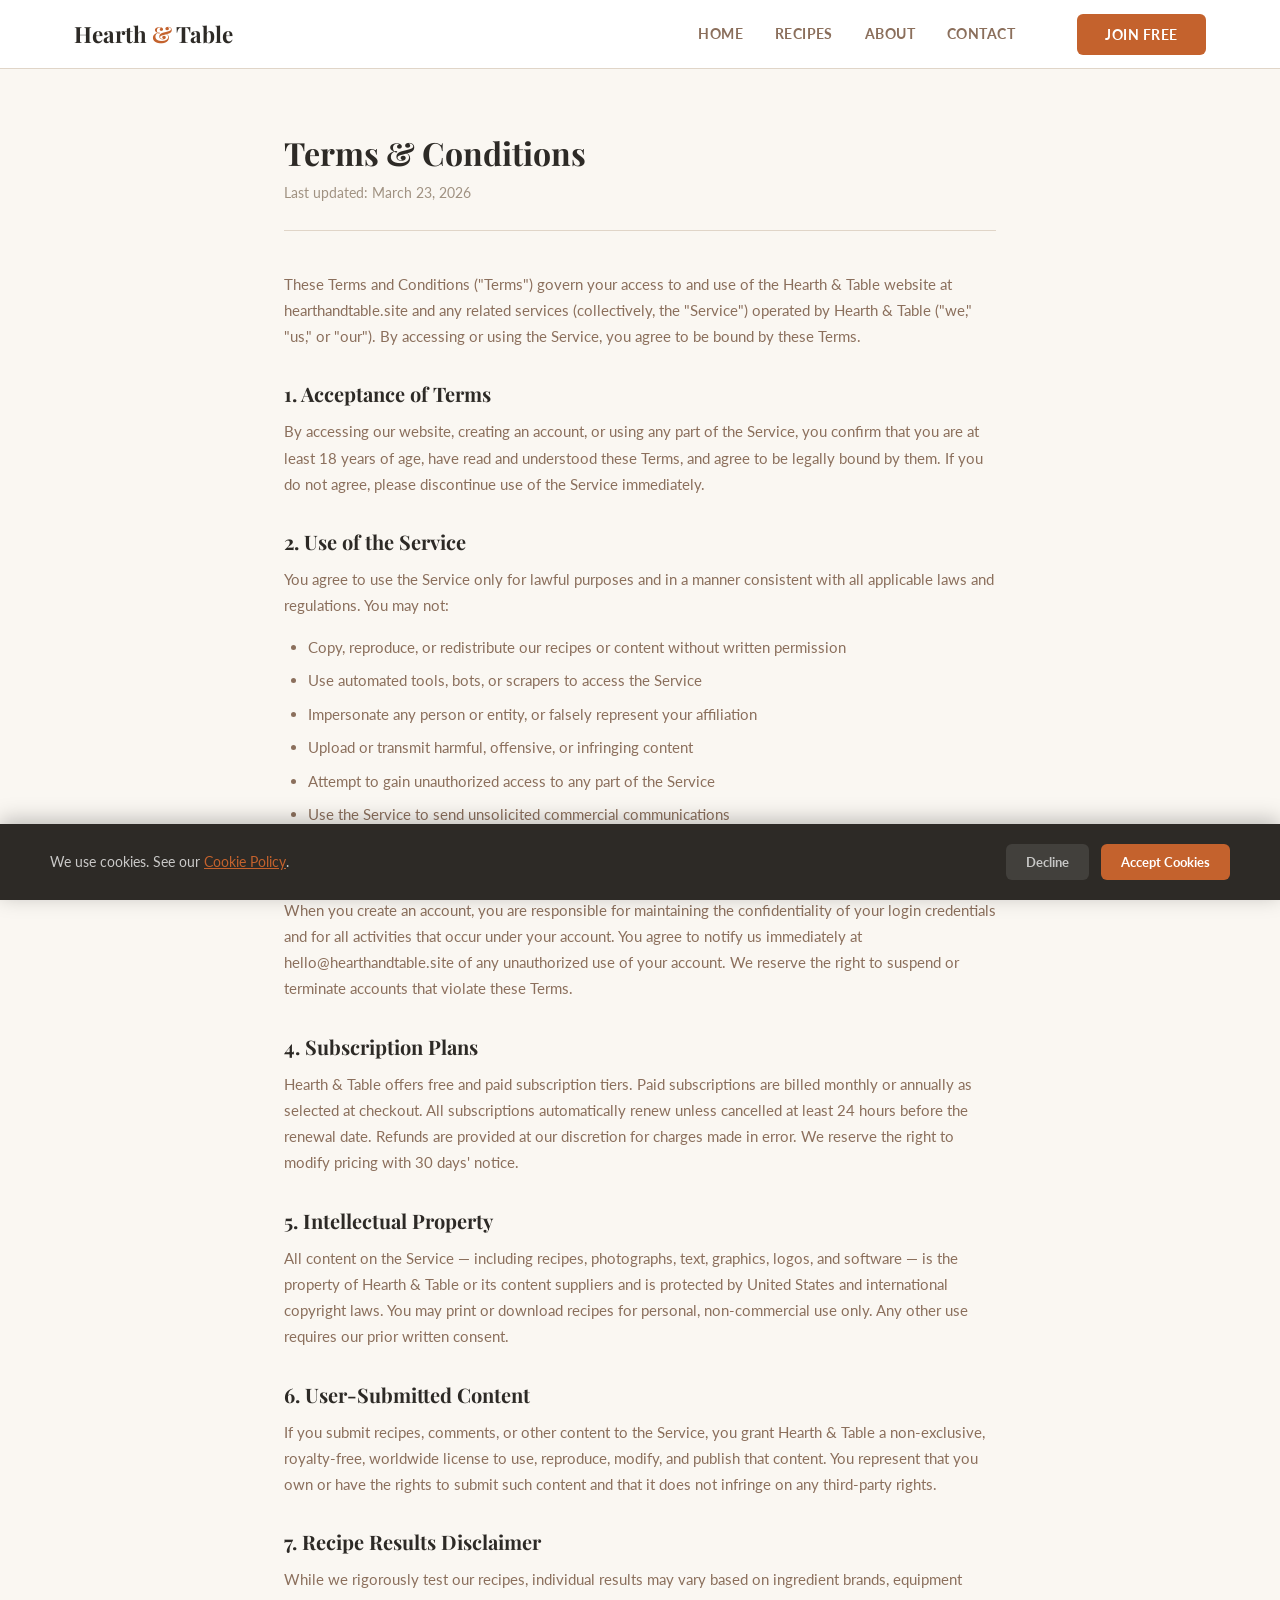
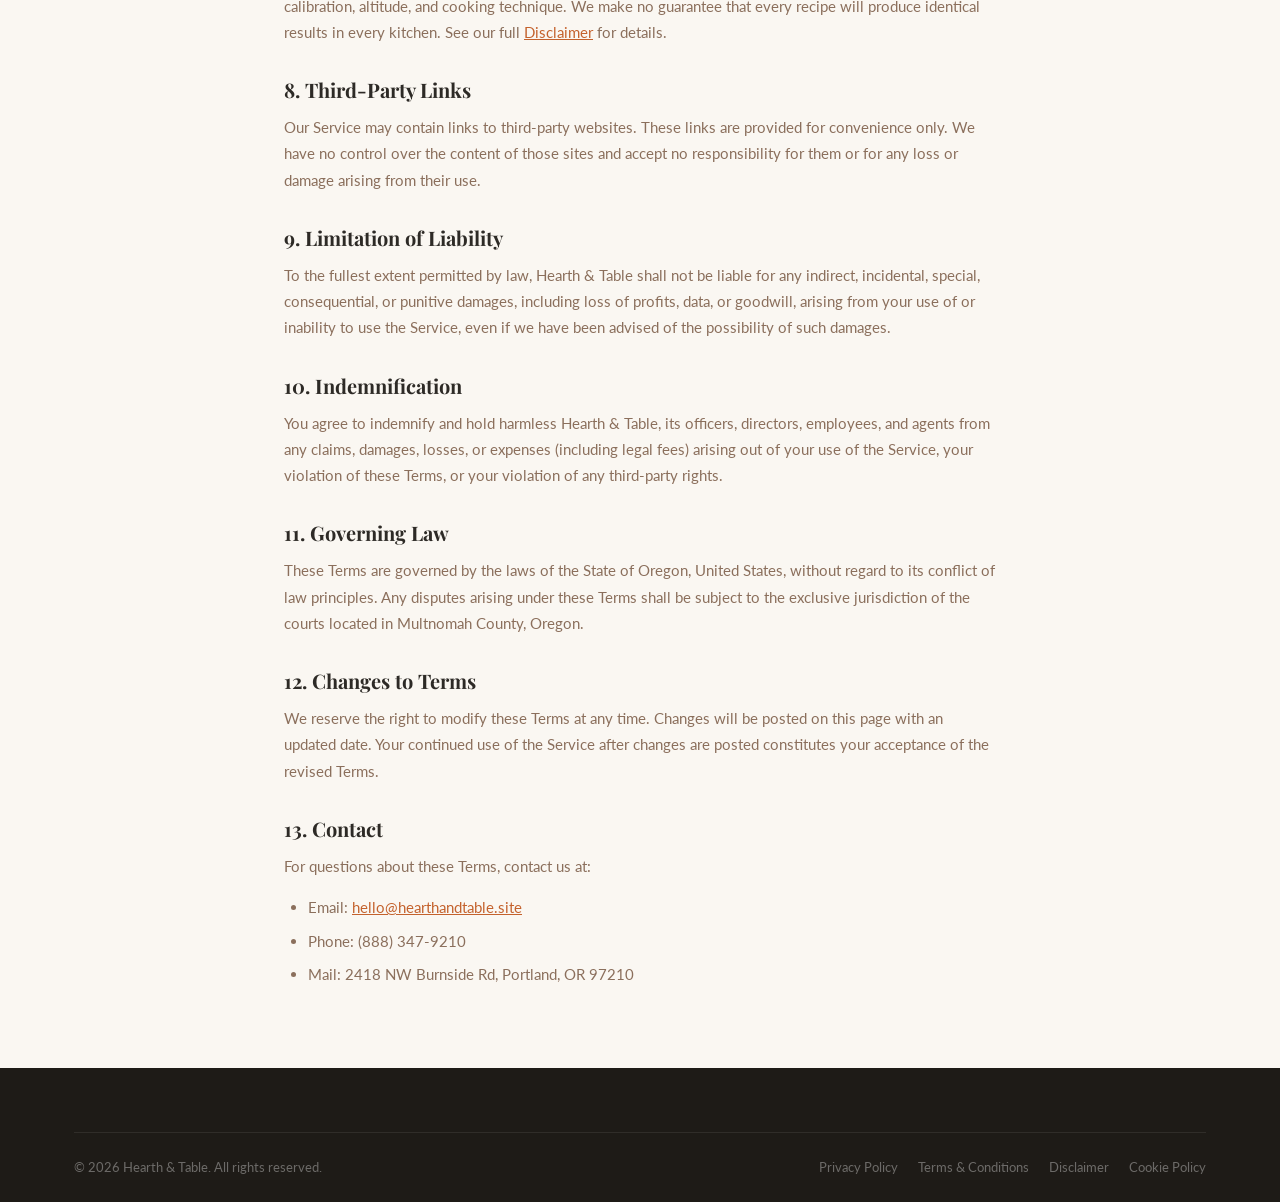
<file: terms-conditions.html>
<!DOCTYPE html>
<html lang="en">
<head>
  <meta charset="UTF-8" />
  <meta name="viewport" content="width=device-width, initial-scale=1.0" />
  <title>Terms & Conditions — Hearth & Table</title>
  <link rel="stylesheet" href="css/style.css" />
</head>
<body>
<nav class="nav" id="mainNav">
  <div class="container nav__inner">
    <a href="index.html" class="nav__logo">Hearth <span>&</span> Table</a>
    <div class="nav__links">
      <a href="index.html" class="nav__link" data-page="index.html">Home</a>
      <a href="index.html#recipes" class="nav__link">Recipes</a>
      <a href="about.html" class="nav__link" data-page="about.html">About</a>
      <a href="contact.html" class="nav__link" data-page="contact.html">Contact</a>
    </div>
    <button class="btn btn--terracotta nav__cta" data-modal="lead" data-context="Join Free">Join Free</button>
    <button class="nav__burger" id="navBurger" aria-label="Open menu"><span></span><span></span><span></span></button>
  </div>
</nav>
<div class="nav__mobile" id="mobileNav">
  <button class="nav__mobile-close" id="mobileClose">✕</button>
  <a href="index.html" class="nav__link">Home</a>
  <a href="about.html" class="nav__link">About</a>
  <a href="contact.html" class="nav__link">Contact</a>
</div>

<div class="legal-content">
  <h1>Terms & Conditions</h1>
  <p class="last-updated">Last updated: March 23, 2026</p>

  <p>These Terms and Conditions ("Terms") govern your access to and use of the Hearth & Table website at hearthandtable.site and any related services (collectively, the "Service") operated by Hearth & Table ("we," "us," or "our"). By accessing or using the Service, you agree to be bound by these Terms.</p>

  <h2>1. Acceptance of Terms</h2>
  <p>By accessing our website, creating an account, or using any part of the Service, you confirm that you are at least 18 years of age, have read and understood these Terms, and agree to be legally bound by them. If you do not agree, please discontinue use of the Service immediately.</p>

  <h2>2. Use of the Service</h2>
  <p>You agree to use the Service only for lawful purposes and in a manner consistent with all applicable laws and regulations. You may not:</p>
  <ul>
    <li>Copy, reproduce, or redistribute our recipes or content without written permission</li>
    <li>Use automated tools, bots, or scrapers to access the Service</li>
    <li>Impersonate any person or entity, or falsely represent your affiliation</li>
    <li>Upload or transmit harmful, offensive, or infringing content</li>
    <li>Attempt to gain unauthorized access to any part of the Service</li>
    <li>Use the Service to send unsolicited commercial communications</li>
  </ul>

  <h2>3. Accounts and Registration</h2>
  <p>When you create an account, you are responsible for maintaining the confidentiality of your login credentials and for all activities that occur under your account. You agree to notify us immediately at hello@hearthandtable.site of any unauthorized use of your account. We reserve the right to suspend or terminate accounts that violate these Terms.</p>

  <h2>4. Subscription Plans</h2>
  <p>Hearth & Table offers free and paid subscription tiers. Paid subscriptions are billed monthly or annually as selected at checkout. All subscriptions automatically renew unless cancelled at least 24 hours before the renewal date. Refunds are provided at our discretion for charges made in error. We reserve the right to modify pricing with 30 days' notice.</p>

  <h2>5. Intellectual Property</h2>
  <p>All content on the Service — including recipes, photographs, text, graphics, logos, and software — is the property of Hearth & Table or its content suppliers and is protected by United States and international copyright laws. You may print or download recipes for personal, non-commercial use only. Any other use requires our prior written consent.</p>

  <h2>6. User-Submitted Content</h2>
  <p>If you submit recipes, comments, or other content to the Service, you grant Hearth & Table a non-exclusive, royalty-free, worldwide license to use, reproduce, modify, and publish that content. You represent that you own or have the rights to submit such content and that it does not infringe on any third-party rights.</p>

  <h2>7. Recipe Results Disclaimer</h2>
  <p>While we rigorously test our recipes, individual results may vary based on ingredient brands, equipment calibration, altitude, and cooking technique. We make no guarantee that every recipe will produce identical results in every kitchen. See our full <a href="disclaimer.html">Disclaimer</a> for details.</p>

  <h2>8. Third-Party Links</h2>
  <p>Our Service may contain links to third-party websites. These links are provided for convenience only. We have no control over the content of those sites and accept no responsibility for them or for any loss or damage arising from their use.</p>

  <h2>9. Limitation of Liability</h2>
  <p>To the fullest extent permitted by law, Hearth & Table shall not be liable for any indirect, incidental, special, consequential, or punitive damages, including loss of profits, data, or goodwill, arising from your use of or inability to use the Service, even if we have been advised of the possibility of such damages.</p>

  <h2>10. Indemnification</h2>
  <p>You agree to indemnify and hold harmless Hearth & Table, its officers, directors, employees, and agents from any claims, damages, losses, or expenses (including legal fees) arising out of your use of the Service, your violation of these Terms, or your violation of any third-party rights.</p>

  <h2>11. Governing Law</h2>
  <p>These Terms are governed by the laws of the State of Oregon, United States, without regard to its conflict of law principles. Any disputes arising under these Terms shall be subject to the exclusive jurisdiction of the courts located in Multnomah County, Oregon.</p>

  <h2>12. Changes to Terms</h2>
  <p>We reserve the right to modify these Terms at any time. Changes will be posted on this page with an updated date. Your continued use of the Service after changes are posted constitutes your acceptance of the revised Terms.</p>

  <h2>13. Contact</h2>
  <p>For questions about these Terms, contact us at:</p>
  <ul>
    <li>Email: <a href="mailto:hello@hearthandtable.site">hello@hearthandtable.site</a></li>
    <li>Phone: (888) 347-9210</li>
    <li>Mail: 2418 NW Burnside Rd, Portland, OR 97210</li>
  </ul>
</div>

<footer class="footer">
  <div class="container">
    <div class="footer__bottom" style="border-top:1px solid rgba(255,255,255,0.08);padding-top:1.5rem">
      <p class="footer__copy">© 2026 Hearth & Table. All rights reserved.</p>
      <div class="footer__legal">
        <a href="privacy-policy.html" class="footer__legal-link">Privacy Policy</a>
        <a href="terms-conditions.html" class="footer__legal-link">Terms & Conditions</a>
        <a href="disclaimer.html" class="footer__legal-link">Disclaimer</a>
        <a href="cookie-policy.html" class="footer__legal-link">Cookie Policy</a>
      </div>
    </div>
  </div>
</footer>
<div class="modal-overlay" id="leadModal"><div class="modal"><button class="modal__close" id="modalClose">✕</button><div id="formContent"><div class="modal__icon">🍳</div><h2 class="modal__title" id="modalTitle">Join Hearth & Table</h2><p class="modal__sub">Get instant access to thousands of tested recipes.</p><form id="leadForm" novalidate><div class="form-group"><label for="formName">Full Name *</label><input type="text" id="formName" placeholder="Jane Smith" required /></div><div class="form-group"><label for="formEmail">Email Address *</label><input type="email" id="formEmail" placeholder="jane@example.com" required /></div><div class="form-group"><label for="formPhone">Phone Number *</label><input type="tel" id="formPhone" placeholder="(555) 000-0000" required /></div><div class="form-group"><label for="formMessage">Message</label><textarea id="formMessage" placeholder="Any questions?"></textarea></div><label class="form-consent"><input type="checkbox" id="formConsent" required /> I agree to the <a href="privacy-policy.html" target="_blank">Privacy Policy</a> and <a href="terms-conditions.html" target="_blank">Terms & Conditions</a>.</label><button type="submit" class="btn btn--terracotta btn--lg form-submit">Get Free Access →</button></form></div><div class="success-message" id="successMessage"><div class="success-message__icon">🎉</div><h3 class="success-message__title">Welcome!</h3><p class="success-message__text">You're all set.</p></div></div></div>
<div class="cookie-banner" id="cookieBanner"><div class="cookie-banner__inner"><p class="cookie-banner__text">We use cookies. See our <a href="cookie-policy.html">Cookie Policy</a>.</p><div class="cookie-banner__actions"><button class="cookie-btn cookie-btn--decline" id="cookieDecline">Decline</button><button class="cookie-btn cookie-btn--accept" id="cookieAccept">Accept Cookies</button></div></div></div>
<script src="js/script.js"></script>
</body>
</html>
</file>
<file: css/style.css>
/* =====================================================
   HEARTH & TABLE — Rustic Artisan × Warm Mediterranean
   ===================================================== */

/* --- Google Fonts --- */
@import url('https://fonts.googleapis.com/css2?family=Playfair+Display:ital,wght@0,400;0,600;0,700;0,900;1,400;1,600&family=Lato:wght@300;400;700;900&display=swap');

/* --- CSS Variables --- */
:root {
  --cream:          #FAF7F2;
  --cream-dark:     #F0EAE0;
  --cream-mid:      #F5F0E8;
  --terracotta:     #C4622D;
  --terracotta-dk:  #A84E20;
  --olive:          #6B7C45;
  --olive-dk:       #556135;
  --charcoal:       #2D2A26;
  --warm-brown:     #8B6F5C;
  --muted:          #A09282;
  --border:         #E0D5C8;
  --border-dk:      #C8B9A8;
  --white:          #FFFFFF;
  --gold:           #C9952A;

  --font-serif:     'Playfair Display', Georgia, serif;
  --font-sans:      'Lato', system-ui, sans-serif;

  --shadow-sm:      0 2px 8px rgba(45,42,38,0.08);
  --shadow-md:      0 4px 20px rgba(45,42,38,0.12);
  --shadow-lg:      0 8px 40px rgba(45,42,38,0.18);

  --radius-sm:      6px;
  --radius-md:      12px;
  --radius-lg:      20px;
  --radius-xl:      32px;

  --container:      1180px;
  --transition:     0.25s ease;
}

/* --- Reset --- */
*, *::before, *::after { box-sizing: border-box; margin: 0; padding: 0; }
html { scroll-behavior: smooth; }
body { font-family: var(--font-sans); background: var(--cream); color: var(--charcoal); line-height: 1.65; -webkit-font-smoothing: antialiased; }
img { display: block; max-width: 100%; }
a { text-decoration: none; color: inherit; }
ul { list-style: none; }
button { cursor: pointer; border: none; background: none; font-family: inherit; }

/* --- Container --- */
.container { max-width: var(--container); margin: 0 auto; padding: 0 1.5rem; }

/* --- Typography --- */
h1,h2,h3,h4,h5 { font-family: var(--font-serif); line-height: 1.25; color: var(--charcoal); }
p { color: var(--warm-brown); }

/* --- Buttons --- */
.btn {
  display: inline-flex; align-items: center; gap: 0.5rem;
  font-family: var(--font-sans); font-size: 0.875rem; font-weight: 700;
  letter-spacing: 0.04em; text-transform: uppercase; padding: 0.75rem 1.75rem;
  border-radius: var(--radius-sm); transition: all var(--transition); white-space: nowrap;
}
.btn--terracotta { background: var(--terracotta); color: var(--white); }
.btn--terracotta:hover { background: var(--terracotta-dk); transform: translateY(-1px); box-shadow: var(--shadow-md); }
.btn--outline { background: transparent; color: var(--terracotta); border: 2px solid var(--terracotta); }
.btn--outline:hover { background: var(--terracotta); color: var(--white); }
.btn--olive { background: var(--olive); color: var(--white); }
.btn--olive:hover { background: var(--olive-dk); transform: translateY(-1px); box-shadow: var(--shadow-md); }
.btn--lg { font-size: 1rem; padding: 1rem 2.25rem; }
.btn--ghost { background: rgba(255,255,255,0.15); color: var(--white); border: 2px solid rgba(255,255,255,0.5); backdrop-filter: blur(4px); }
.btn--ghost:hover { background: rgba(255,255,255,0.25); }

/* =====================
   NAVIGATION
   ===================== */
.nav {
  position: sticky; top: 0; z-index: 1000;
  background: var(--white); border-bottom: 1px solid var(--border);
  transition: box-shadow var(--transition);
}
.nav.scrolled { box-shadow: var(--shadow-md); }
.nav__inner {
  display: flex; align-items: center; gap: 2rem;
  height: 68px;
}
.nav__logo {
  font-family: var(--font-serif); font-size: 1.4rem; font-weight: 700;
  color: var(--charcoal); white-space: nowrap; flex-shrink: 0;
}
.nav__logo span { color: var(--terracotta); }
.nav__links { display: flex; align-items: center; gap: 0.25rem; margin-left: auto; }
.nav__link {
  font-size: 0.875rem; font-weight: 700; letter-spacing: 0.03em; text-transform: uppercase;
  color: var(--warm-brown); padding: 0.5rem 0.875rem; border-radius: var(--radius-sm);
  transition: all var(--transition);
}
.nav__link:hover, .nav__link--active { color: var(--terracotta); background: rgba(196,98,45,0.06); }
.nav__cta { margin-left: 1rem; }
.nav__burger {
  display: none; flex-direction: column; justify-content: center; gap: 5px;
  width: 36px; height: 36px; padding: 4px; margin-left: auto;
}
.nav__burger span { display: block; height: 2px; background: var(--charcoal); border-radius: 2px; transition: all var(--transition); }
.nav__mobile {
  display: none; position: fixed; inset: 0; z-index: 2000;
  background: var(--white); flex-direction: column; padding: 2rem 1.5rem;
  gap: 0.25rem; overflow-y: auto;
}
.nav__mobile.open { display: flex; }
.nav__mobile-close {
  position: absolute; top: 1.25rem; right: 1.5rem;
  font-size: 1.25rem; color: var(--warm-brown); padding: 0.5rem;
}
.nav__mobile .nav__link { font-size: 1.125rem; padding: 0.875rem 1rem; border-radius: var(--radius-sm); }

/* =====================
   HERO
   ===================== */
.hero {
  position: relative; min-height: 90vh;
  display: flex; align-items: center; overflow: hidden;
}
.hero__bg {
  position: absolute; inset: 0;
  background-image: url('https://images.unsplash.com/photo-1490645935967-10de6ba17061?w=1400&q=85&fit=crop');
  background-size: cover; background-position: center;
  transform: scale(1.04); transition: transform 8s ease;
}
.hero.loaded .hero__bg { transform: scale(1); }
.hero__overlay { position: absolute; inset: 0; background: linear-gradient(135deg, rgba(45,42,38,0.7) 0%, rgba(45,42,38,0.45) 60%, rgba(45,42,38,0.2) 100%); }
.hero__content {
  position: relative; z-index: 2; padding: 6rem 0 4rem;
  max-width: 680px;
}
.hero__eyebrow {
  display: inline-block; background: var(--terracotta);
  color: var(--white); font-size: 0.7rem; font-weight: 900;
  letter-spacing: 0.15em; text-transform: uppercase;
  padding: 0.35rem 1rem; border-radius: 100px; margin-bottom: 1.25rem;
}
.hero__title {
  font-size: clamp(2.5rem, 5.5vw, 4rem); font-weight: 900;
  color: var(--white); line-height: 1.12; margin-bottom: 1.25rem;
}
.hero__title em { font-style: italic; color: #F5C89A; }
.hero__sub { font-size: 1.125rem; color: rgba(255,255,255,0.85); margin-bottom: 2rem; max-width: 520px; }
.hero__actions { display: flex; gap: 1rem; flex-wrap: wrap; margin-bottom: 3rem; }
.hero__filters {
  display: flex; gap: 0.625rem; flex-wrap: wrap;
}
.hero__filter-label { font-size: 0.75rem; color: rgba(255,255,255,0.6); letter-spacing: 0.1em; text-transform: uppercase; align-self: center; margin-right: 0.5rem; }
.hero__filter {
  background: rgba(255,255,255,0.12); color: var(--white);
  border: 1px solid rgba(255,255,255,0.3); font-size: 0.8125rem;
  font-weight: 700; padding: 0.4rem 1rem; border-radius: 100px;
  cursor: pointer; transition: all var(--transition); backdrop-filter: blur(4px);
}
.hero__filter:hover { background: rgba(255,255,255,0.25); border-color: rgba(255,255,255,0.6); }

/* =====================
   SECTION COMMONS
   ===================== */
.section { padding: 5rem 0; }
.section--cream { background: var(--cream); }
.section--white { background: var(--white); }
.section--dark { background: var(--charcoal); }
.section--mid { background: var(--cream-mid); }
.section__header { margin-bottom: 2.5rem; }
.section__header--center { text-align: center; }
.section__eyebrow {
  display: inline-block; font-family: var(--font-sans);
  font-size: 0.7rem; font-weight: 900; letter-spacing: 0.15em;
  text-transform: uppercase; color: var(--terracotta); margin-bottom: 0.75rem;
}
.section__eyebrow--olive { color: var(--olive); }
.section__title { font-size: clamp(1.75rem, 3vw, 2.5rem); font-weight: 700; color: var(--charcoal); margin-bottom: 0.75rem; }
.section__title--white { color: var(--white); }
.section__subtitle { font-size: 1.0625rem; color: var(--warm-brown); max-width: 560px; }
.section__subtitle--center { margin: 0 auto; }

/* =====================
   FILTER BAR
   ===================== */
.filter-bar {
  background: var(--white); border-top: 1px solid var(--border);
  border-bottom: 1px solid var(--border); padding: 1rem 0; overflow-x: auto;
  -webkit-overflow-scrolling: touch;
}
.filter-bar::-webkit-scrollbar { display: none; }
.filter-bar__inner { display: flex; gap: 0.625rem; min-width: max-content; padding: 0 1.5rem; }
.filter-pill {
  font-size: 0.8125rem; font-weight: 700; letter-spacing: 0.03em;
  color: var(--warm-brown); background: var(--cream); border: 1.5px solid var(--border);
  padding: 0.45rem 1.125rem; border-radius: 100px; cursor: pointer;
  transition: all var(--transition); white-space: nowrap;
}
.filter-pill:hover { border-color: var(--terracotta); color: var(--terracotta); }
.filter-pill--active { background: var(--terracotta); color: var(--white); border-color: var(--terracotta); }

/* =====================
   RECIPE CARDS
   ===================== */
.recipe-card {
  background: var(--white); border-radius: var(--radius-md);
  overflow: hidden; box-shadow: var(--shadow-sm);
  transition: all var(--transition); display: flex; flex-direction: column;
}
.recipe-card:hover { transform: translateY(-4px); box-shadow: var(--shadow-md); }
.recipe-card__img-wrap { position: relative; overflow: hidden; aspect-ratio: 4/3; }
.recipe-card__img { width: 100%; height: 100%; object-fit: cover; transition: transform 0.5s ease; }
.recipe-card:hover .recipe-card__img { transform: scale(1.05); }
.recipe-card__badge {
  position: absolute; top: 0.875rem; left: 0.875rem;
  font-size: 0.65rem; font-weight: 900; letter-spacing: 0.1em; text-transform: uppercase;
  padding: 0.3rem 0.75rem; border-radius: 100px; color: var(--white);
}
.badge--vegetarian { background: var(--olive); }
.badge--vegan { background: #5A8A4A; }
.badge--glutenfree { background: #B07A30; }
.badge--keto { background: #7A3B7A; }
.badge--quick { background: var(--terracotta); }
.badge--mediterranean { background: #3A7A8A; }
.badge--mexican { background: #C45A20; }
.badge--french { background: #5A4A8A; }
.recipe-card__time {
  position: absolute; top: 0.875rem; right: 0.875rem;
  background: rgba(255,255,255,0.92); backdrop-filter: blur(4px);
  font-size: 0.75rem; font-weight: 700; color: var(--charcoal);
  padding: 0.3rem 0.7rem; border-radius: 100px;
  display: flex; align-items: center; gap: 0.35rem;
}
.recipe-card__time::before { content: '⏱'; font-size: 0.7rem; }
.recipe-card__body { padding: 1.25rem 1.375rem 1.5rem; flex: 1; display: flex; flex-direction: column; }
.recipe-card__category { font-size: 0.7rem; font-weight: 900; letter-spacing: 0.12em; text-transform: uppercase; color: var(--terracotta); margin-bottom: 0.5rem; }
.recipe-card__title { font-size: 1.125rem; font-weight: 700; color: var(--charcoal); margin-bottom: 0.625rem; line-height: 1.3; }
.recipe-card__excerpt { font-size: 0.875rem; color: var(--warm-brown); line-height: 1.6; flex: 1; margin-bottom: 1rem; }
.recipe-card__meta { display: flex; gap: 1rem; font-size: 0.75rem; color: var(--muted); font-weight: 700; margin-bottom: 1.25rem; }
.recipe-card__meta span { display: flex; align-items: center; gap: 0.3rem; }
.recipe-card__cta { margin-top: auto; }

/* =====================
   GRID LAYOUTS
   ===================== */
.grid-3 { display: grid; grid-template-columns: repeat(3, 1fr); gap: 1.75rem; }
.grid-2 { display: grid; grid-template-columns: repeat(2, 1fr); gap: 1.75rem; }
.grid-4 { display: grid; grid-template-columns: repeat(4, 1fr); gap: 1.5rem; }

/* =====================
   SPOTLIGHT (CHEF'S PICK)
   ===================== */
.spotlight { display: grid; grid-template-columns: 1fr 1fr; gap: 0; border-radius: var(--radius-lg); overflow: hidden; box-shadow: var(--shadow-lg); }
.spotlight__image { position: relative; min-height: 500px; }
.spotlight__image img { width: 100%; height: 100%; object-fit: cover; }
.spotlight__content { background: var(--charcoal); padding: 3.5rem 3rem; display: flex; flex-direction: column; justify-content: center; }
.spotlight__eyebrow { font-size: 0.7rem; font-weight: 900; letter-spacing: 0.18em; text-transform: uppercase; color: var(--terracotta); margin-bottom: 1rem; }
.spotlight__title { font-size: 2rem; font-weight: 700; color: var(--white); margin-bottom: 1rem; line-height: 1.2; }
.spotlight__desc { font-size: 1rem; color: rgba(255,255,255,0.7); margin-bottom: 2rem; line-height: 1.7; }
.spotlight__stats { display: flex; gap: 1.5rem; margin-bottom: 2rem; }
.spotlight__stat { text-align: center; }
.spotlight__stat-val { font-family: var(--font-serif); font-size: 1.5rem; font-weight: 700; color: var(--white); display: block; }
.spotlight__stat-label { font-size: 0.7rem; font-weight: 700; letter-spacing: 0.1em; text-transform: uppercase; color: rgba(255,255,255,0.5); }

/* =====================
   CUISINE GRID
   ===================== */
.cuisine-grid { display: grid; grid-template-columns: repeat(6, 1fr); gap: 1rem; }
.cuisine-tile {
  background: var(--white); border: 1.5px solid var(--border);
  border-radius: var(--radius-md); padding: 1.5rem 1rem;
  text-align: center; cursor: pointer; transition: all var(--transition);
}
.cuisine-tile:hover { border-color: var(--terracotta); background: rgba(196,98,45,0.04); transform: translateY(-2px); box-shadow: var(--shadow-sm); }
.cuisine-tile__icon { font-size: 2rem; margin-bottom: 0.625rem; }
.cuisine-tile__name { font-size: 0.8rem; font-weight: 700; color: var(--charcoal); letter-spacing: 0.03em; }

/* =====================
   STATS / TRUST BAR
   ===================== */
.stats-bar { background: var(--terracotta); padding: 2rem 0; }
.stats-bar__grid { display: grid; grid-template-columns: repeat(4, 1fr); gap: 1rem; }
.stats-bar__item { text-align: center; }
.stats-bar__num { font-family: var(--font-serif); font-size: 2rem; font-weight: 900; color: var(--white); display: block; }
.stats-bar__label { font-size: 0.75rem; font-weight: 700; letter-spacing: 0.08em; text-transform: uppercase; color: rgba(255,255,255,0.75); }

/* =====================
   TESTIMONIALS
   ===================== */
.testimonial-grid { display: grid; grid-template-columns: repeat(3, 1fr); gap: 1.5rem; }
.testimonial-card {
  background: var(--white); border: 1.5px solid var(--border);
  border-radius: var(--radius-md); padding: 1.75rem;
}
.testimonial-stars { color: var(--gold); font-size: 1rem; letter-spacing: 2px; margin-bottom: 1rem; }
.testimonial-text { font-size: 0.9375rem; color: var(--charcoal); line-height: 1.7; margin-bottom: 1.25rem; font-style: italic; }
.testimonial-author { display: flex; align-items: center; gap: 0.875rem; }
.testimonial-avatar {
  width: 44px; height: 44px; border-radius: 50%;
  object-fit: cover; flex-shrink: 0;
}
.testimonial-name { font-size: 0.875rem; font-weight: 700; color: var(--charcoal); }
.testimonial-role { font-size: 0.75rem; color: var(--muted); }

/* =====================
   PRICING SECTION
   ===================== */
.pricing-section { background: var(--cream-mid); padding: 5rem 0; }
.pricing-grid { display: grid; grid-template-columns: repeat(3, 1fr); gap: 1.5rem; margin-top: 3rem; }
.pricing-card {
  background: var(--white); border: 2px solid var(--border);
  border-radius: var(--radius-md); padding: 2.5rem 2rem;
  position: relative; transition: all var(--transition);
}
.pricing-card:hover { transform: translateY(-3px); box-shadow: var(--shadow-md); }
.pricing-card--featured {
  background: var(--charcoal); border-color: var(--charcoal);
  transform: scale(1.04); box-shadow: var(--shadow-lg);
}
.pricing-card--featured:hover { transform: scale(1.04) translateY(-3px); }
.pricing-badge {
  position: absolute; top: -14px; left: 50%; transform: translateX(-50%);
  background: var(--terracotta); color: var(--white);
  font-family: var(--font-sans); font-size: 0.6rem; font-weight: 900;
  letter-spacing: 0.14em; text-transform: uppercase;
  padding: 0.3rem 1.1rem; border-radius: 100px; white-space: nowrap;
}
.pricing-tier { font-size: 0.7rem; font-weight: 900; letter-spacing: 0.14em; text-transform: uppercase; color: var(--terracotta); margin-bottom: 0.625rem; }
.pricing-card--featured .pricing-tier { color: rgba(255,255,255,0.6); }
.pricing-name { font-family: var(--font-serif); font-size: 1.5rem; font-weight: 700; color: var(--charcoal); margin-bottom: 1rem; }
.pricing-card--featured .pricing-name { color: var(--white); }
.pricing-price { display: flex; align-items: baseline; gap: 0.25rem; margin-bottom: 1.5rem; }
.pricing-amount { font-family: var(--font-serif); font-size: 2.5rem; font-weight: 900; color: var(--charcoal); }
.pricing-card--featured .pricing-amount { color: var(--white); }
.pricing-period { font-size: 0.875rem; color: var(--muted); }
.pricing-card--featured .pricing-period { color: rgba(255,255,255,0.55); }
.pricing-divider { border: none; border-top: 1px solid var(--border); margin-bottom: 1.5rem; }
.pricing-card--featured .pricing-divider { border-color: rgba(255,255,255,0.15); }
.pricing-perks { display: flex; flex-direction: column; gap: 0.75rem; margin-bottom: 2rem; }
.pricing-perk { display: flex; align-items: flex-start; gap: 0.625rem; font-size: 0.875rem; color: var(--warm-brown); }
.pricing-card--featured .pricing-perk { color: rgba(255,255,255,0.8); }
.pricing-perk::before { content: '✓'; color: var(--olive); font-weight: 900; flex-shrink: 0; margin-top: 0.1rem; }
.pricing-card--featured .pricing-perk::before { color: #8BC86A; }

/* =====================
   NEWSLETTER SECTION
   ===================== */
.newsletter-section { background: var(--olive); padding: 4.5rem 0; }
.newsletter-wrap { max-width: 560px; margin: 0 auto; text-align: center; }
.newsletter-section .section__eyebrow { color: rgba(255,255,255,0.7); }
.newsletter-section .section__title--white { color: var(--white); }
.newsletter-section p { color: rgba(255,255,255,0.75); margin-bottom: 2rem; }
.newsletter-form { display: flex; gap: 0.75rem; }
.newsletter-input {
  flex: 1; padding: 0.875rem 1.25rem; border: none;
  border-radius: var(--radius-sm); font-size: 0.9375rem;
  font-family: var(--font-sans); background: rgba(255,255,255,0.95);
  color: var(--charcoal);
}
.newsletter-input:focus { outline: 2px solid var(--white); }
.newsletter-input::placeholder { color: var(--muted); }
.newsletter-note { font-size: 0.75rem; color: rgba(255,255,255,0.55); margin-top: 0.875rem; }

/* =====================
   FOOTER
   ===================== */
.footer { background: #1E1B17; padding: 4rem 0 0; }
.footer__grid { display: grid; grid-template-columns: 2fr 1fr 1fr 1.5fr; gap: 3rem; padding-bottom: 3rem; border-bottom: 1px solid rgba(255,255,255,0.08); }
.footer__logo-name { font-family: var(--font-serif); font-size: 1.5rem; font-weight: 700; color: var(--white); margin-bottom: 0.75rem; }
.footer__logo-name span { color: var(--terracotta); }
.footer__tagline { font-size: 0.875rem; color: rgba(255,255,255,0.5); margin-bottom: 1.5rem; }
.footer__social { display: flex; gap: 0.625rem; }
.footer__social-link {
  width: 36px; height: 36px; border-radius: 50%;
  background: rgba(255,255,255,0.07); color: rgba(255,255,255,0.6);
  display: flex; align-items: center; justify-content: center;
  font-size: 0.875rem; transition: all var(--transition);
}
.footer__social-link:hover { background: var(--terracotta); color: var(--white); }
.footer__col-title { font-family: var(--font-sans); font-size: 0.7rem; font-weight: 900; letter-spacing: 0.14em; text-transform: uppercase; color: rgba(255,255,255,0.4); margin-bottom: 1.25rem; }
.footer__links { display: flex; flex-direction: column; gap: 0.625rem; }
.footer__link { font-size: 0.875rem; color: rgba(255,255,255,0.55); transition: color var(--transition); }
.footer__link:hover { color: var(--terracotta); }
.footer__contact-item { display: flex; gap: 0.625rem; align-items: flex-start; margin-bottom: 0.75rem; }
.footer__contact-icon { font-size: 0.875rem; margin-top: 0.1rem; }
.footer__contact-text { font-size: 0.875rem; color: rgba(255,255,255,0.55); line-height: 1.5; }
.footer__bottom { display: flex; align-items: center; justify-content: space-between; padding: 1.5rem 0; gap: 1rem; }
.footer__copy { font-size: 0.8125rem; color: rgba(255,255,255,0.35); }
.footer__legal { display: flex; gap: 1.25rem; flex-wrap: wrap; }
.footer__legal-link { font-size: 0.8125rem; color: rgba(255,255,255,0.35); transition: color var(--transition); }
.footer__legal-link:hover { color: var(--terracotta); }

/* =====================
   LEAD FORM MODAL
   ===================== */
.modal-overlay {
  display: none; position: fixed; inset: 0; z-index: 9000;
  background: rgba(45,42,38,0.65); backdrop-filter: blur(4px);
  align-items: center; justify-content: center; padding: 1rem;
}
.modal-overlay.open { display: flex; }
.modal {
  background: var(--white); border-radius: var(--radius-lg);
  padding: 2.5rem 2.25rem; width: 100%; max-width: 480px;
  position: relative; box-shadow: var(--shadow-lg);
  animation: modalIn 0.3s cubic-bezier(0.34,1.56,0.64,1);
}
@keyframes modalIn { from { opacity: 0; transform: scale(0.9) translateY(20px); } to { opacity: 1; transform: scale(1) translateY(0); } }
.modal__close {
  position: absolute; top: 1rem; right: 1rem;
  font-size: 1.125rem; color: var(--muted); padding: 0.5rem; line-height: 1;
}
.modal__close:hover { color: var(--charcoal); }
.modal__icon { font-size: 2rem; margin-bottom: 0.625rem; }
.modal__title { font-family: var(--font-serif); font-size: 1.5rem; font-weight: 700; color: var(--charcoal); margin-bottom: 0.375rem; }
.modal__sub { font-size: 0.875rem; color: var(--warm-brown); margin-bottom: 1.5rem; }
.form-group { margin-bottom: 1rem; }
.form-group label { display: block; font-size: 0.8125rem; font-weight: 700; color: var(--charcoal); margin-bottom: 0.375rem; }
.form-group input, .form-group textarea, .form-group select {
  width: 100%; padding: 0.75rem 1rem; border: 1.5px solid var(--border);
  border-radius: var(--radius-sm); font-size: 0.9375rem; font-family: var(--font-sans);
  color: var(--charcoal); background: var(--cream); transition: border-color var(--transition);
}
.form-group input:focus, .form-group textarea:focus, .form-group select:focus { outline: none; border-color: var(--terracotta); background: var(--white); }
.form-group textarea { resize: vertical; min-height: 90px; }
.form-consent { display: flex; align-items: flex-start; gap: 0.625rem; font-size: 0.8125rem; color: var(--warm-brown); line-height: 1.5; margin-bottom: 1.25rem; }
.form-consent input[type="checkbox"] { margin-top: 0.15rem; flex-shrink: 0; accent-color: var(--terracotta); width: 16px; height: 16px; }
.form-consent a { color: var(--terracotta); text-decoration: underline; }
.form-submit { width: 100%; }
.success-message { display: none; text-align: center; padding: 1.5rem 0; }
.success-message.show { display: block; }
.success-message__icon { font-size: 3rem; margin-bottom: 1rem; }
.success-message__title { font-family: var(--font-serif); font-size: 1.375rem; font-weight: 700; color: var(--charcoal); margin-bottom: 0.5rem; }
.success-message__text { font-size: 0.9375rem; color: var(--warm-brown); }

/* =====================
   COOKIE BANNER
   ===================== */
.cookie-banner {
  display: none; position: fixed; bottom: 0; left: 0; right: 0; z-index: 8000;
  background: var(--charcoal); padding: 1.25rem 1.5rem;
  box-shadow: 0 -4px 20px rgba(0,0,0,0.25);
}
.cookie-banner.show { display: block; }
.cookie-banner__inner { max-width: var(--container); margin: 0 auto; display: flex; align-items: center; justify-content: space-between; gap: 1.5rem; flex-wrap: wrap; }
.cookie-banner__text { font-size: 0.875rem; color: rgba(255,255,255,0.75); flex: 1; min-width: 260px; }
.cookie-banner__text a { color: var(--terracotta); text-decoration: underline; }
.cookie-banner__actions { display: flex; gap: 0.75rem; flex-shrink: 0; }
.cookie-btn { font-size: 0.8125rem; font-weight: 700; padding: 0.625rem 1.25rem; border-radius: var(--radius-sm); }
.cookie-btn--accept { background: var(--terracotta); color: var(--white); }
.cookie-btn--decline { background: rgba(255,255,255,0.1); color: rgba(255,255,255,0.7); }

/* =====================
   PAGE HERO (inner pages)
   ===================== */
.page-hero {
  background: var(--charcoal); padding: 5rem 0 4rem;
  text-align: center; position: relative; overflow: hidden;
}
.page-hero::before {
  content: ''; position: absolute; inset: 0;
  background-image: url('https://images.unsplash.com/photo-1466637574441-749b8f19452f?w=1200&q=85&fit=crop');
  background-size: cover; background-position: center;
  opacity: 0.12;
}
.page-hero__content { position: relative; z-index: 1; }
.page-hero__eyebrow { font-size: 0.7rem; font-weight: 900; letter-spacing: 0.15em; text-transform: uppercase; color: var(--terracotta); margin-bottom: 0.875rem; }
.page-hero__title { font-size: clamp(2rem, 4vw, 3rem); font-weight: 700; color: var(--white); margin-bottom: 1rem; }
.page-hero__sub { font-size: 1.0625rem; color: rgba(255,255,255,0.65); max-width: 560px; margin: 0 auto; }

/* =====================
   ABOUT / SERVICES pages
   ===================== */
.split-section { display: grid; grid-template-columns: 1fr 1fr; gap: 4rem; align-items: center; }
.split-section__img { border-radius: var(--radius-lg); overflow: hidden; box-shadow: var(--shadow-md); }
.split-section__img img { width: 100%; height: 420px; object-fit: cover; }
.split-section__content .section__eyebrow { display: block; margin-bottom: 0.875rem; }
.split-section__content h2 { font-size: 2rem; font-weight: 700; margin-bottom: 1rem; }
.split-section__content p { margin-bottom: 1.25rem; font-size: 1rem; }
.value-cards { display: grid; grid-template-columns: repeat(3, 1fr); gap: 1.25rem; margin-top: 1.5rem; }
.value-card { background: var(--cream-mid); border-radius: var(--radius-md); padding: 1.5rem; }
.value-card__icon { font-size: 1.75rem; margin-bottom: 0.75rem; }
.value-card__title { font-size: 1rem; font-weight: 700; color: var(--charcoal); margin-bottom: 0.5rem; }
.value-card__text { font-size: 0.875rem; color: var(--warm-brown); }
.team-grid { display: grid; grid-template-columns: repeat(4, 1fr); gap: 1.5rem; }
.team-card { text-align: center; }
.team-card__img { width: 120px; height: 120px; border-radius: 50%; object-fit: cover; margin: 0 auto 1rem; border: 3px solid var(--border); }
.team-card__name { font-size: 1rem; font-weight: 700; color: var(--charcoal); margin-bottom: 0.25rem; }
.team-card__role { font-size: 0.8125rem; color: var(--terracotta); font-weight: 700; }
.services-grid { display: grid; grid-template-columns: repeat(3, 1fr); gap: 1.75rem; }
.service-card { background: var(--white); border: 1.5px solid var(--border); border-radius: var(--radius-md); padding: 2rem 1.75rem; transition: all var(--transition); }
.service-card:hover { border-color: var(--terracotta); transform: translateY(-3px); box-shadow: var(--shadow-md); }
.service-card__icon { font-size: 2.25rem; margin-bottom: 1rem; }
.service-card__title { font-size: 1.125rem; font-weight: 700; color: var(--charcoal); margin-bottom: 0.75rem; }
.service-card__text { font-size: 0.9rem; color: var(--warm-brown); line-height: 1.65; }

/* =====================
   CONTACT PAGE
   ===================== */
.contact-grid { display: grid; grid-template-columns: 1fr 1.6fr; gap: 3rem; }
.contact-info__title { font-size: 1.5rem; font-weight: 700; margin-bottom: 1rem; }
.contact-info p { font-size: 0.9375rem; color: var(--warm-brown); margin-bottom: 2rem; }
.contact-detail { display: flex; gap: 1rem; align-items: flex-start; margin-bottom: 1.5rem; }
.contact-detail__icon { font-size: 1.25rem; flex-shrink: 0; margin-top: 0.1rem; }
.contact-detail__label { font-size: 0.7rem; font-weight: 900; letter-spacing: 0.1em; text-transform: uppercase; color: var(--terracotta); margin-bottom: 0.25rem; }
.contact-detail__val { font-size: 0.9375rem; color: var(--charcoal); font-weight: 700; }
.contact-form-card { background: var(--white); border-radius: var(--radius-lg); padding: 2.5rem; box-shadow: var(--shadow-md); }
.contact-form-card h3 { font-size: 1.375rem; font-weight: 700; margin-bottom: 0.5rem; }
.contact-form-card p { font-size: 0.9rem; color: var(--warm-brown); margin-bottom: 1.75rem; }

/* =====================
   LEGAL PAGES
   ===================== */
.legal-content { max-width: 760px; margin: 0 auto; padding: 4rem 1.5rem; }
.legal-content h1 { font-size: 2rem; font-weight: 700; margin-bottom: 0.5rem; }
.legal-content .last-updated { font-size: 0.875rem; color: var(--muted); margin-bottom: 2.5rem; border-bottom: 1px solid var(--border); padding-bottom: 1.5rem; }
.legal-content h2 { font-size: 1.25rem; font-weight: 700; margin: 2rem 0 0.75rem; color: var(--charcoal); }
.legal-content p { font-size: 0.9375rem; color: var(--warm-brown); margin-bottom: 1rem; line-height: 1.75; }
.legal-content ul { padding-left: 1.5rem; margin-bottom: 1rem; }
.legal-content ul li { font-size: 0.9375rem; color: var(--warm-brown); margin-bottom: 0.5rem; line-height: 1.7; list-style: disc; }
.legal-content a { color: var(--terracotta); text-decoration: underline; }
.legal-content table { width: 100%; border-collapse: collapse; margin-bottom: 1.5rem; font-size: 0.875rem; }
.legal-content th { background: var(--cream-mid); padding: 0.75rem 1rem; text-align: left; font-weight: 700; border: 1px solid var(--border); }
.legal-content td { padding: 0.75rem 1rem; border: 1px solid var(--border); color: var(--warm-brown); vertical-align: top; }

/* =====================
   RECIPE DETAIL PAGE
   ===================== */
.recipe-hero-img { width: 100%; height: 480px; object-fit: cover; display: block; }
.recipe-page-wrap { max-width: var(--container); margin: 0 auto; padding: 3rem 1.5rem; display: grid; grid-template-columns: 1fr 320px; gap: 3rem; align-items: start; }
.recipe-cat-badge {
  display: inline-block; font-size: 0.65rem; font-weight: 900;
  letter-spacing: 0.12em; text-transform: uppercase;
  padding: 0.3rem 0.875rem; border-radius: 100px;
  color: var(--white); margin-bottom: 1rem;
}
.recipe-headline { font-size: clamp(1.75rem, 3.5vw, 2.5rem); font-weight: 900; color: var(--charcoal); line-height: 1.2; margin-bottom: 0.875rem; }
.recipe-dek { font-size: 1.125rem; color: var(--warm-brown); line-height: 1.65; margin-bottom: 1.25rem; }
.recipe-byline-bar { display: flex; align-items: center; gap: 1rem; padding: 1rem 0; border-top: 1px solid var(--border); border-bottom: 1px solid var(--border); margin-bottom: 2rem; flex-wrap: wrap; }
.recipe-byline-author { font-size: 0.875rem; font-weight: 700; color: var(--charcoal); }
.recipe-byline-meta { font-size: 0.8125rem; color: var(--muted); }
.recipe-byline-divider { width: 1px; height: 20px; background: var(--border); }
.recipe-stats-bar { display: grid; grid-template-columns: repeat(5, 1fr); gap: 0; background: var(--cream-mid); border-radius: var(--radius-md); border: 1.5px solid var(--border); overflow: hidden; margin-bottom: 2rem; }
.recipe-stat { padding: 1rem 0.75rem; text-align: center; border-right: 1px solid var(--border); }
.recipe-stat:last-child { border-right: none; }
.recipe-stat__icon { font-size: 1.125rem; margin-bottom: 0.25rem; }
.recipe-stat__val { font-size: 0.9rem; font-weight: 900; color: var(--charcoal); display: block; }
.recipe-stat__label { font-size: 0.65rem; font-weight: 700; letter-spacing: 0.1em; text-transform: uppercase; color: var(--muted); }

/* Gated Content */
.recipe-gate { position: relative; }
.recipe-gate__preview .recipe-body { /* visible */ }
.recipe-gate__wall {
  position: relative; margin-top: -100px; padding-top: 100px;
  background: linear-gradient(to bottom, transparent 0%, var(--cream) 100px);
}
.recipe-gate__card {
  background: var(--white); border: 2px solid var(--charcoal);
  border-radius: var(--radius-md); padding: 2.5rem 2rem;
  text-align: center; box-shadow: var(--shadow-md);
  max-width: 520px; margin: 0 auto;
}
.recipe-gate__icon { font-size: 2.5rem; margin-bottom: 0.75rem; }
.recipe-gate__title { font-family: var(--font-serif); font-size: 1.5rem; font-weight: 700; color: var(--charcoal); margin-bottom: 0.625rem; }
.recipe-gate__desc { font-size: 0.9375rem; color: var(--warm-brown); margin-bottom: 1.5rem; line-height: 1.6; }
.recipe-gate__locked { display: none; }
.recipe-gate__locked.unlocked { display: block; animation: fadeIn 0.5s ease; }
@keyframes fadeIn { from { opacity: 0; transform: translateY(10px); } to { opacity: 1; transform: translateY(0); } }

/* Recipe body content */
.recipe-body h2 { font-size: 1.375rem; font-weight: 700; color: var(--charcoal); margin: 2rem 0 1rem; padding-bottom: 0.5rem; border-bottom: 2px solid var(--border); }
.recipe-body p { font-size: 0.9375rem; color: var(--warm-brown); margin-bottom: 1rem; line-height: 1.75; }
.ingredients-list { padding-left: 0; margin-bottom: 1.5rem; }
.ingredients-list li { display: flex; align-items: flex-start; gap: 0.75rem; padding: 0.625rem 0; border-bottom: 1px solid var(--border); font-size: 0.9375rem; color: var(--charcoal); line-height: 1.5; }
.ingredients-list li::before { content: '◦'; color: var(--terracotta); font-size: 1.125rem; flex-shrink: 0; margin-top: 0.1rem; }
.method-steps { counter-reset: step; padding-left: 0; }
.method-step { display: flex; gap: 1rem; margin-bottom: 1.5rem; }
.step-num {
  counter-increment: step; min-width: 36px; height: 36px;
  background: var(--terracotta); color: var(--white);
  border-radius: 50%; display: flex; align-items: center; justify-content: center;
  font-size: 0.875rem; font-weight: 900; flex-shrink: 0; margin-top: 0.125rem;
}
.step-content { flex: 1; }
.step-title { font-size: 1rem; font-weight: 700; color: var(--charcoal); margin-bottom: 0.375rem; }
.step-text { font-size: 0.9375rem; color: var(--warm-brown); line-height: 1.7; }
.recipe-tip {
  background: rgba(107,124,69,0.08); border-left: 3px solid var(--olive);
  border-radius: 0 var(--radius-sm) var(--radius-sm) 0; padding: 1.25rem 1.5rem; margin: 1.5rem 0;
}
.recipe-tip strong { color: var(--olive); }
.recipe-tags { display: flex; gap: 0.5rem; flex-wrap: wrap; margin-top: 2rem; padding-top: 1.5rem; border-top: 1px solid var(--border); }
.recipe-tag {
  font-size: 0.75rem; font-weight: 700; letter-spacing: 0.05em;
  background: var(--cream-mid); border: 1px solid var(--border);
  color: var(--warm-brown); padding: 0.35rem 0.875rem; border-radius: 100px;
}

/* Nutrition grid */
.nutrition-grid { display: grid; grid-template-columns: repeat(4, 1fr); gap: 1rem; background: var(--cream-mid); border-radius: var(--radius-md); padding: 1.5rem; margin: 1.5rem 0; }
.nutrition-item { text-align: center; }
.nutrition-val { font-family: var(--font-serif); font-size: 1.5rem; font-weight: 700; color: var(--charcoal); display: block; }
.nutrition-label { font-size: 0.7rem; font-weight: 700; letter-spacing: 0.1em; text-transform: uppercase; color: var(--muted); }

/* Sidebar */
.recipe-sidebar { position: sticky; top: 88px; }
.sidebar-widget { background: var(--white); border: 1.5px solid var(--border); border-radius: var(--radius-md); padding: 1.5rem; margin-bottom: 1.5rem; }
.sidebar-widget__title { font-size: 0.7rem; font-weight: 900; letter-spacing: 0.14em; text-transform: uppercase; color: var(--terracotta); margin-bottom: 1.25rem; padding-bottom: 0.75rem; border-bottom: 1px solid var(--border); }
.sidebar-related { display: flex; flex-direction: column; gap: 1rem; }
.related-item { display: flex; gap: 0.875rem; align-items: flex-start; }
.related-item__img { width: 72px; height: 60px; border-radius: var(--radius-sm); object-fit: cover; flex-shrink: 0; }
.related-item__title { font-size: 0.875rem; font-weight: 700; color: var(--charcoal); line-height: 1.35; margin-bottom: 0.25rem; }
.related-item__meta { font-size: 0.75rem; color: var(--muted); }
.sidebar-newsletter { background: var(--terracotta); border-radius: var(--radius-md); padding: 1.5rem; margin-bottom: 1.5rem; text-align: center; }
.sidebar-newsletter h4 { font-family: var(--font-serif); font-size: 1.125rem; color: var(--white); margin-bottom: 0.5rem; }
.sidebar-newsletter p { font-size: 0.8125rem; color: rgba(255,255,255,0.8); margin-bottom: 1.25rem; }
.sidebar-newsletter input { width: 100%; padding: 0.7rem 1rem; border: none; border-radius: var(--radius-sm); font-size: 0.875rem; margin-bottom: 0.75rem; }
.sidebar-newsletter .btn { width: 100%; justify-content: center; background: var(--charcoal); }
.sidebar-newsletter .btn:hover { background: #1a1714; }

/* =====================
   FADE-UP ANIMATIONS
   ===================== */
.fade-up { opacity: 0; transform: translateY(28px); transition: opacity 0.6s ease, transform 0.6s ease; }
.fade-up.visible { opacity: 1; transform: translateY(0); }

/* =====================
   RESPONSIVE
   ===================== */
@media (max-width: 1024px) {
  .cuisine-grid { grid-template-columns: repeat(3, 1fr); }
  .footer__grid { grid-template-columns: 1fr 1fr; gap: 2rem; }
  .recipe-page-wrap { grid-template-columns: 1fr; }
  .recipe-sidebar { position: static; }
  .recipe-stats-bar { grid-template-columns: repeat(3, 1fr); }
  .spotlight { grid-template-columns: 1fr; }
  .spotlight__image { min-height: 360px; }
  .team-grid { grid-template-columns: repeat(2, 1fr); }
}
@media (max-width: 768px) {
  .nav__links, .nav__cta { display: none; }
  .nav__burger { display: flex; }
  .grid-3, .grid-4 { grid-template-columns: 1fr 1fr; }
  .grid-2 { grid-template-columns: 1fr; }
  .cuisine-grid { grid-template-columns: repeat(3, 1fr); }
  .pricing-grid { grid-template-columns: 1fr; gap: 1.5rem; }
  .pricing-card--featured { transform: scale(1); }
  .testimonial-grid { grid-template-columns: 1fr; }
  .stats-bar__grid { grid-template-columns: repeat(2, 1fr); }
  .split-section { grid-template-columns: 1fr; gap: 2rem; }
  .split-section__img img { height: 280px; }
  .value-cards { grid-template-columns: 1fr; }
  .contact-grid { grid-template-columns: 1fr; }
  .newsletter-form { flex-direction: column; }
  .footer__grid { grid-template-columns: 1fr; }
  .footer__bottom { flex-direction: column; text-align: center; }
  .recipe-hero-img { height: 280px; }
  .recipe-stats-bar { grid-template-columns: repeat(3, 1fr); }
  .nutrition-grid { grid-template-columns: repeat(2, 1fr); }
  .services-grid { grid-template-columns: 1fr; }
  .hero__filters { display: none; }
}
@media (max-width: 480px) {
  .grid-3, .grid-4 { grid-template-columns: 1fr; }
  .cuisine-grid { grid-template-columns: repeat(2, 1fr); }
  .recipe-stats-bar { grid-template-columns: repeat(2, 1fr); }
  .hero__actions { flex-direction: column; }
}
</file>
